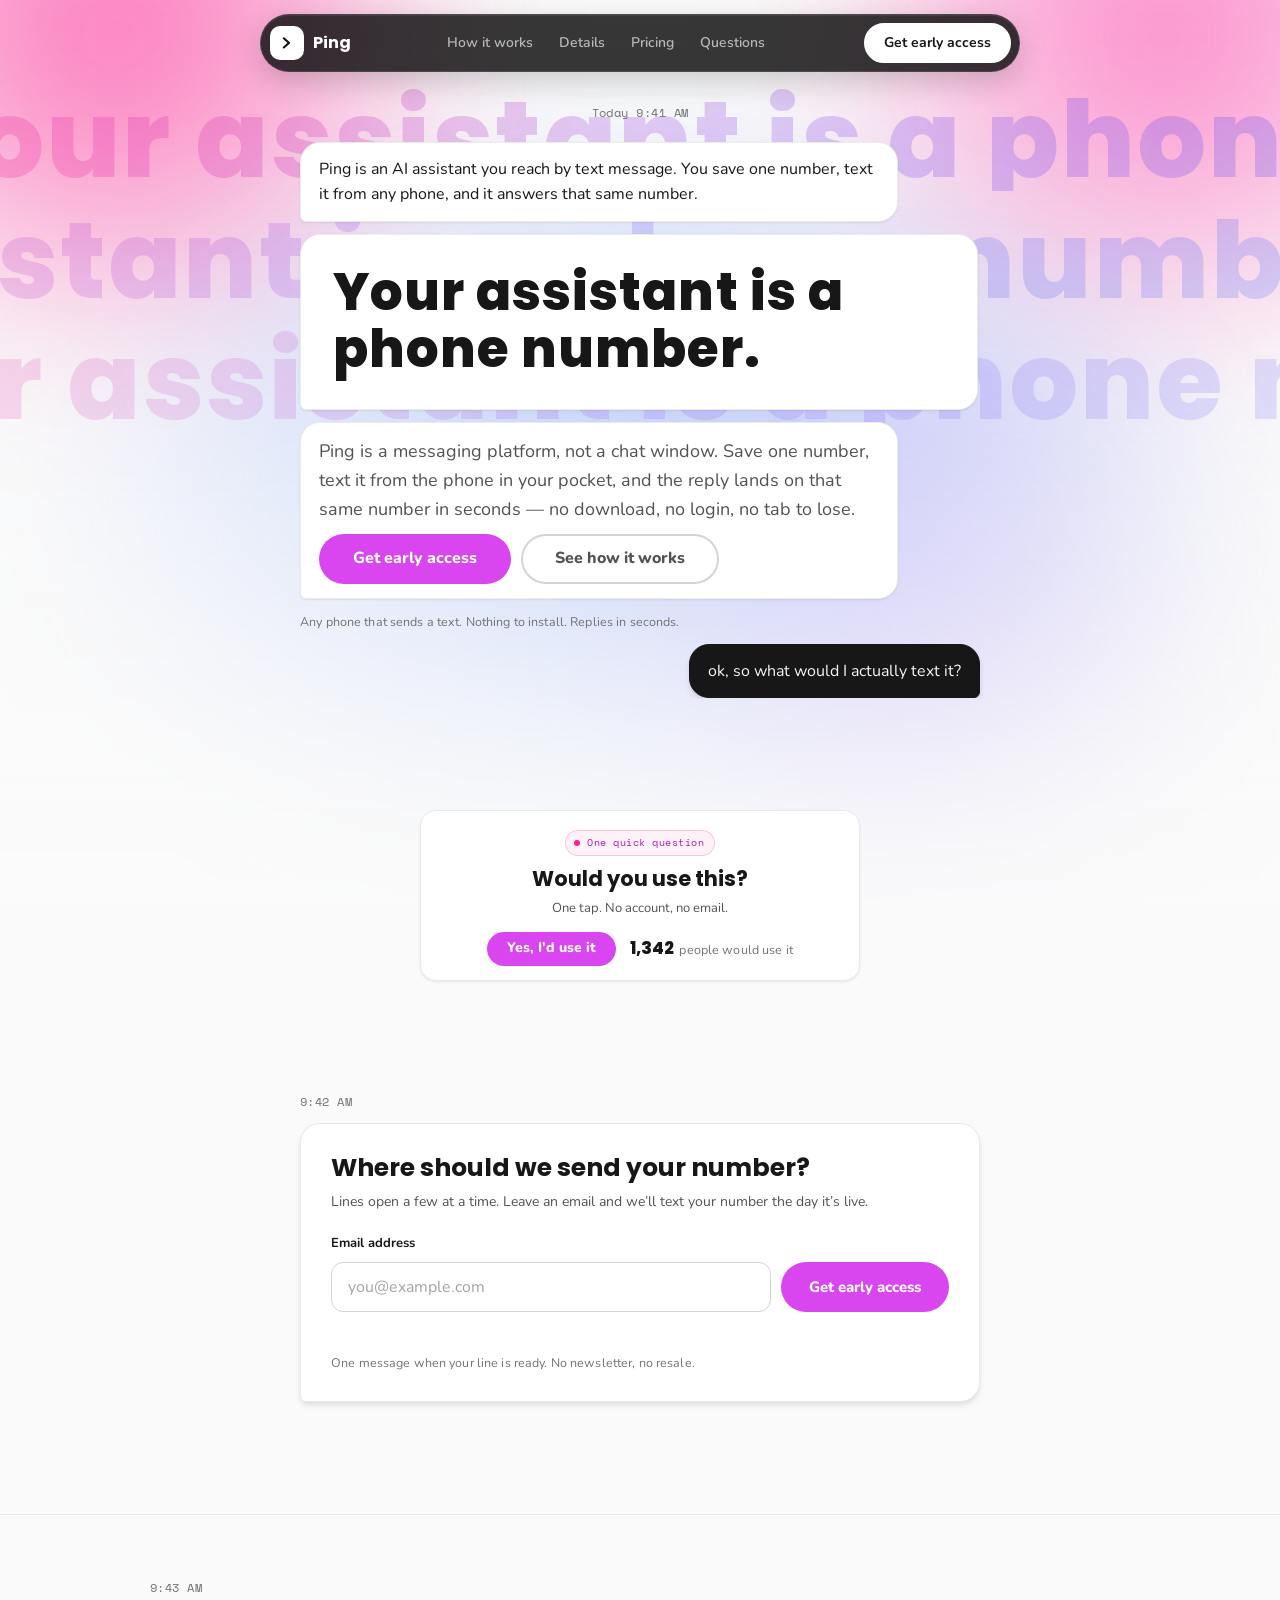
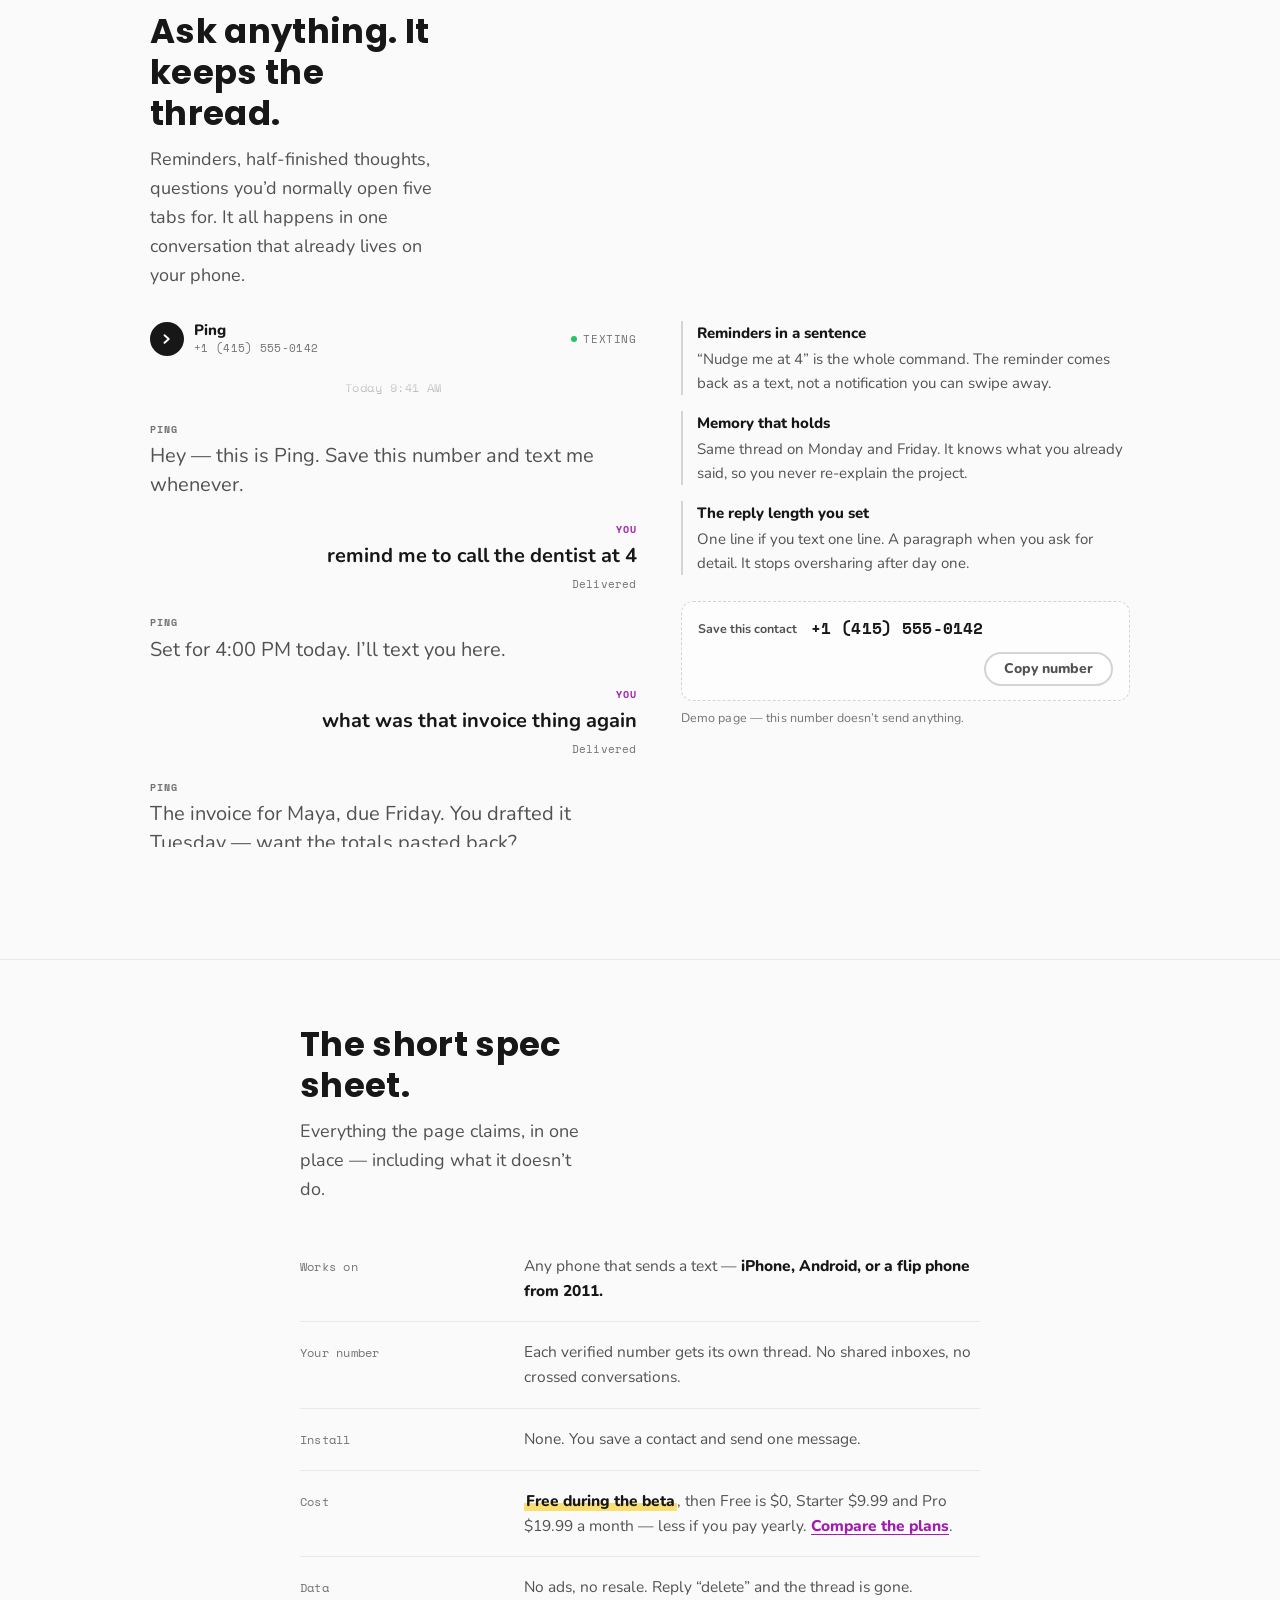
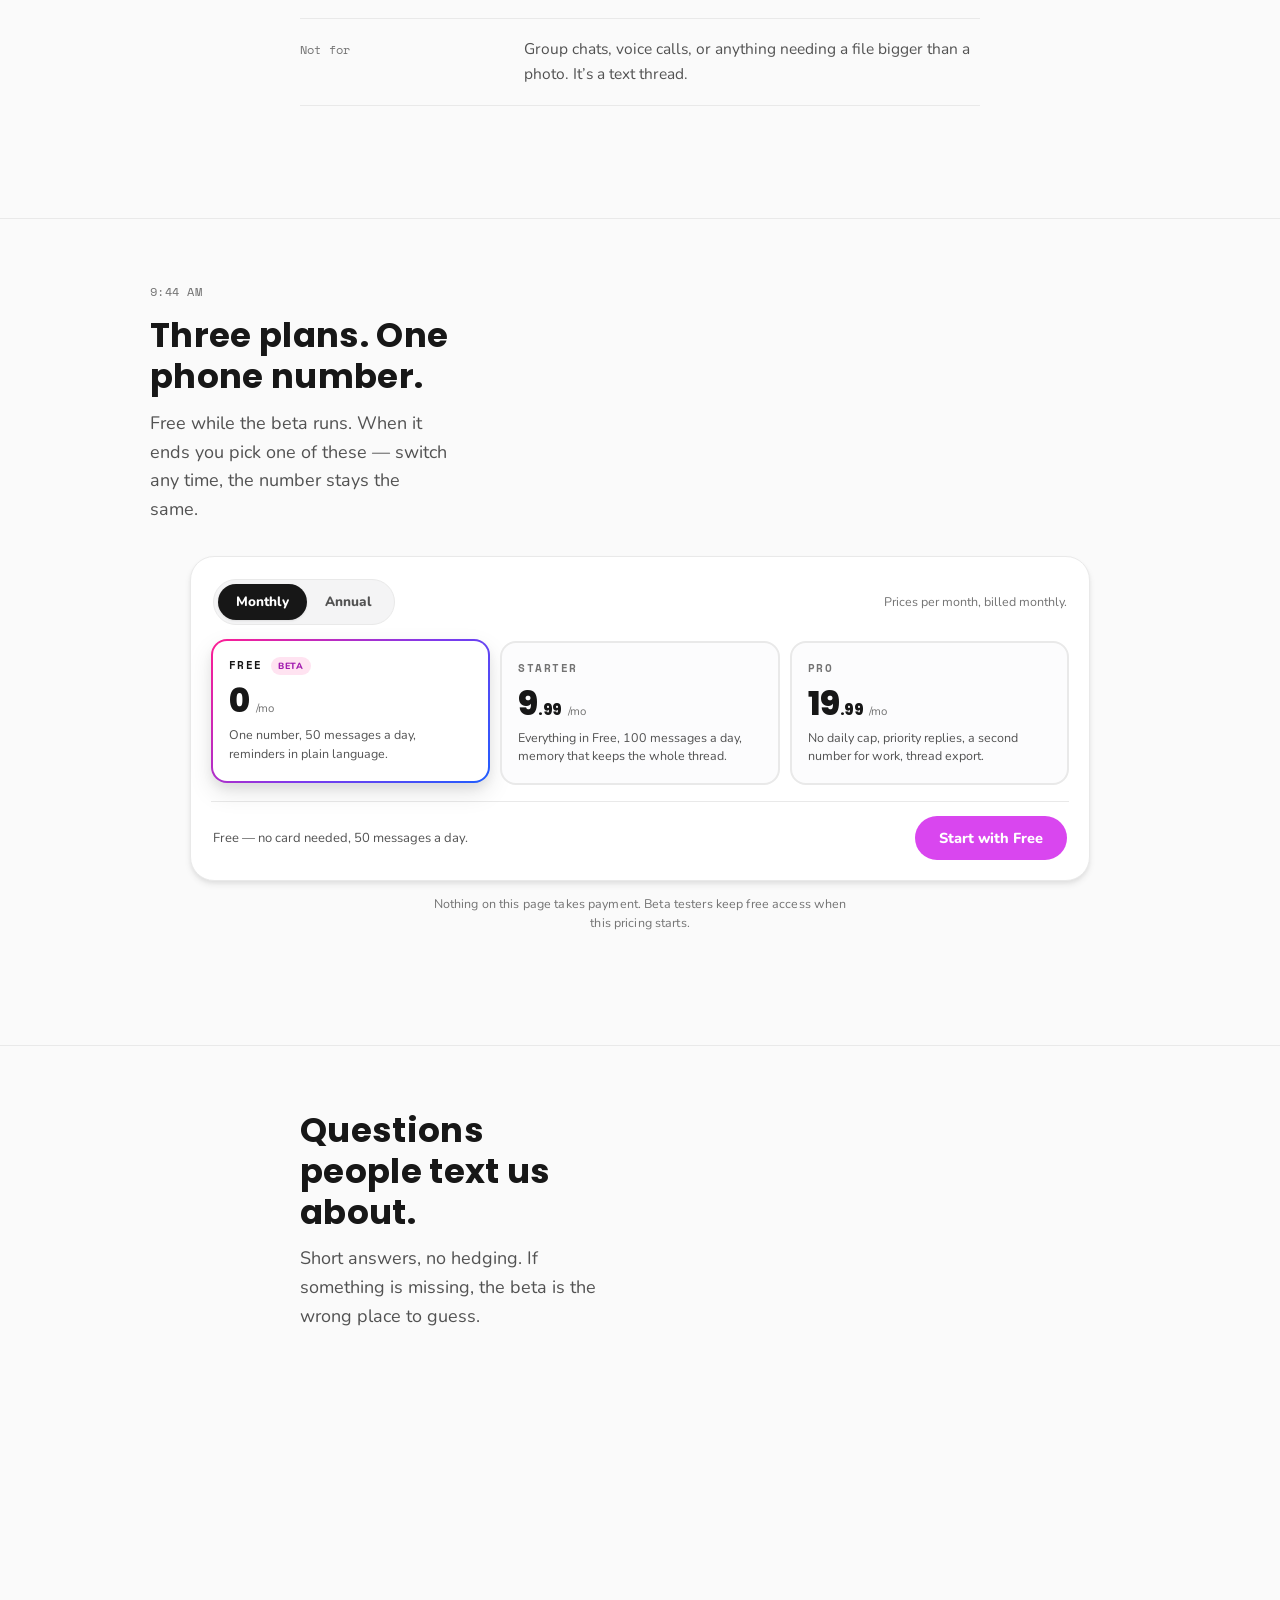
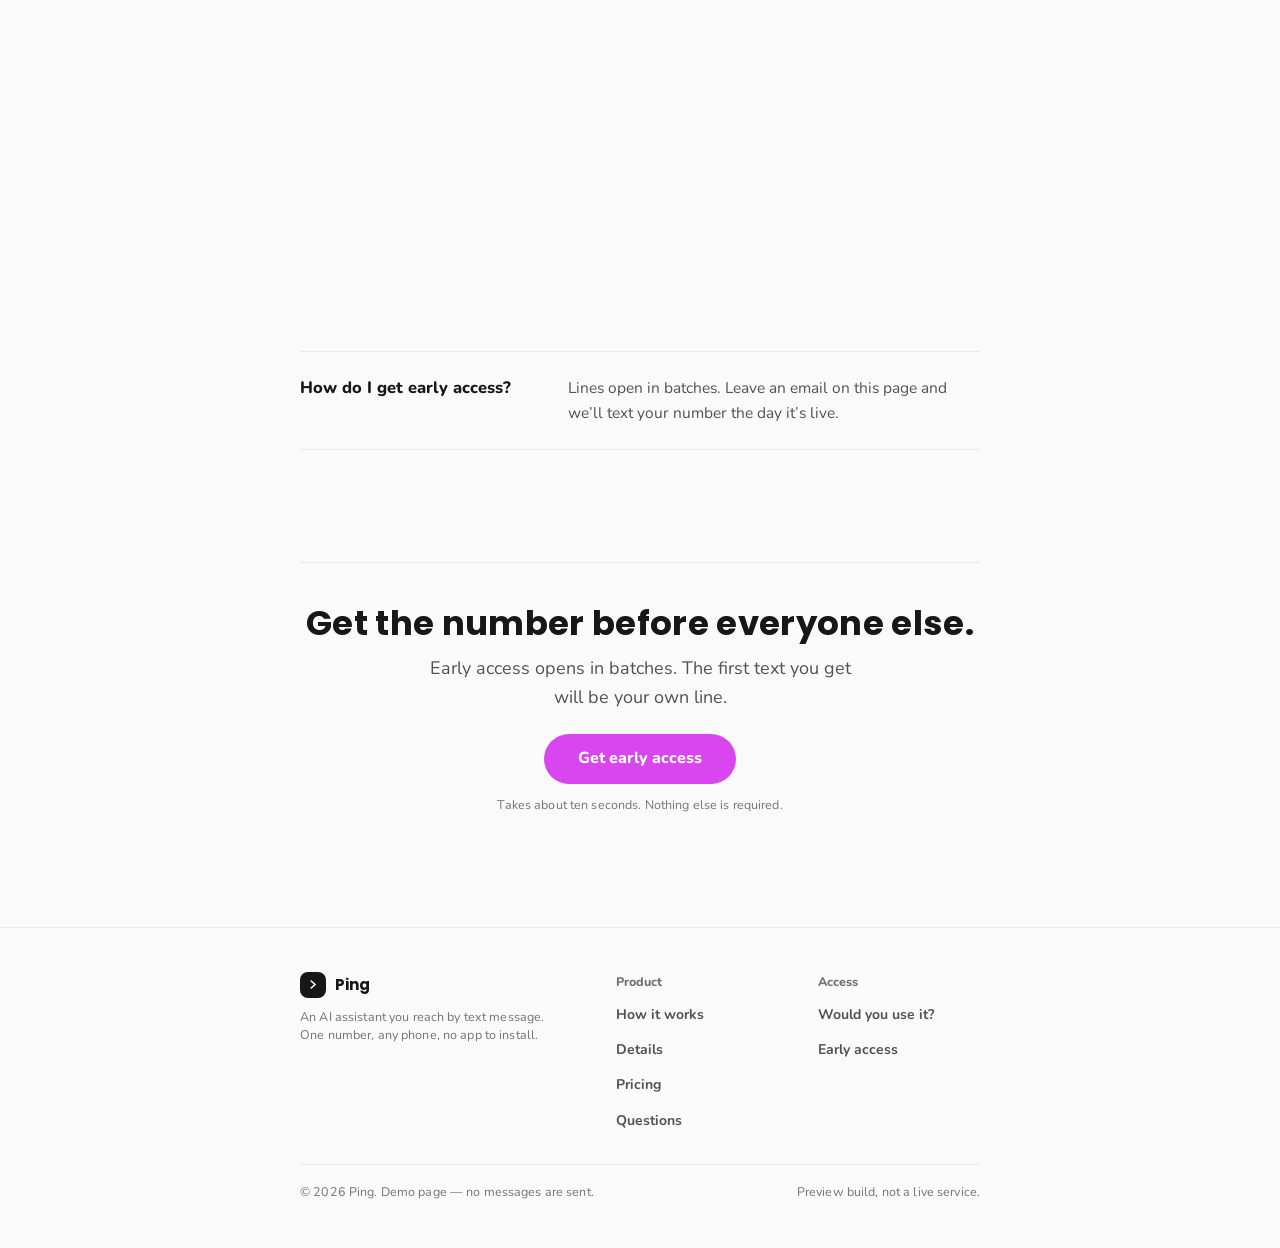
<file: index.html>
<!DOCTYPE html>
<html lang="en">
<head>
<meta charset="UTF-8" />
<meta name="viewport" content="width=device-width, initial-scale=1" />
<title>Ping — text an AI assistant from any phone</title>
<meta name="description" content="Ping is an AI assistant you reach by text message. Save one number, text it from any phone, and it answers that same number in seconds. No app, no login, no install." />
<meta name="robots" content="index, follow, max-image-preview:large, max-snippet:-1" />
<meta name="theme-color" content="#FAFAFA" />
<meta name="author" content="Ping" />
<meta name="format-detection" content="telephone=no" />
<link rel="canonical" href="/" />

<link rel="icon" href="/icon.svg" type="image/svg+xml" />
<link rel="icon" href="/icon-32.png" sizes="32x32" type="image/png" />
<link rel="apple-touch-icon" href="/apple-touch-icon.png" sizes="180x180" />
<link rel="manifest" href="/manifest.webmanifest" />

<meta property="og:type" content="website" />
<meta property="og:site_name" content="Ping" />
<meta property="og:title" content="Ping — text an AI assistant from any phone" />
<meta property="og:description" content="Save one number, text it from any phone, get an answer back on that same number in seconds. No app, no login, nothing to install." />
<meta property="og:image" content="/icon-512.png" />
<meta property="og:image:width" content="512" />
<meta property="og:image:height" content="512" />
<meta property="og:image:alt" content="Ping app icon: a white chevron on a near-black rounded square" />
<meta property="og:locale" content="en_US" />

<meta name="twitter:card" content="summary" />
<meta name="twitter:title" content="Ping — text an AI assistant from any phone" />
<meta name="twitter:description" content="An AI assistant that lives in your text messages. Save one number, text it, get an answer on your phone." />
<meta name="twitter:image" content="/icon-512.png" />
<meta name="twitter:image:alt" content="Ping app icon" />

<link rel="preconnect" href="https://fonts.googleapis.com" />
<link rel="preconnect" href="https://fonts.gstatic.com" crossorigin />
<link href="https://fonts.googleapis.com/css2?family=Poppins:wght@600;700;800&family=Nunito:wght@400;500;600;700;800&family=Space+Mono:wght@400;700&display=swap" rel="stylesheet" />
<link rel="stylesheet" href="/styles.css" />

<script type="application/ld+json">
{
  "@context": "https://schema.org",
  "@type": "SoftwareApplication",
  "name": "Ping",
  "alternateName": "Ping — assistant by text message",
  "applicationCategory": "CommunicationApplication",
  "operatingSystem": "iOS, Android, any SMS-capable phone",
  "description": "Ping is an AI assistant you reach by text message. Save one phone number, text it from any phone, and it replies to that same number in seconds, with no app to install and no account to create.",
  "isAccessibleForFree": true,
  "offers": [
    {
      "@type": "Offer",
      "name": "Free",
      "price": "0",
      "priceCurrency": "USD",
      "description": "Free during the beta and free after it, with up to 50 messages a day."
    },
    {
      "@type": "Offer",
      "name": "Starter",
      "price": "9.99",
      "priceCurrency": "USD",
      "description": "9.99 US dollars a month, or 7.49 a month billed yearly, with up to 100 messages a day."
    },
    {
      "@type": "Offer",
      "name": "Pro",
      "price": "19.99",
      "priceCurrency": "USD",
      "description": "19.99 US dollars a month, or 17.49 a month billed yearly, with no daily message cap and priority replies."
    }
  ],
  "featureList": [
    "AI assistant over SMS text message",
    "Reminders set in plain language",
    "Conversation memory within a thread",
    "One private thread per phone number",
    "No app install or login"
  ],
  "publisher": { "@type": "Organization", "name": "Ping" }
}
</script>

<script type="application/ld+json">
{
  "@context": "https://schema.org",
  "@type": "FAQPage",
  "mainEntity": [
    {
      "@type": "Question",
      "name": "What is Ping?",
      "acceptedAnswer": {
        "@type": "Answer",
        "text": "Ping is an AI assistant you reach by text message. You save one phone number, text it like a contact, and it replies to that same number in seconds."
      }
    },
    {
      "@type": "Question",
      "name": "Do I need to download an app?",
      "acceptedAnswer": {
        "@type": "Answer",
        "text": "No. Ping runs over SMS, so there is nothing to install, no account to create, and no password to remember. You only save a number."
      }
    },
    {
      "@type": "Question",
      "name": "Which phones does it work on?",
      "acceptedAnswer": {
        "@type": "Answer",
        "text": "Any phone that can send a text message — iPhone, Android, or an older feature phone. If it has SMS, it works."
      }
    },
    {
      "@type": "Question",
      "name": "What does it cost?",
      "acceptedAnswer": {
        "@type": "Answer",
        "text": "It's free during the beta. After it, Free stays free with 50 messages a day, Starter is $9.99 a month and Pro is $19.99 a month — or $7.49 and $17.49 a month if you pay yearly."
      }
    },
    {
      "@type": "Question",
      "name": "Is the conversation private?",
      "acceptedAnswer": {
        "@type": "Answer",
        "text": "Your thread is tied to your verified number, not a shared account. There are no ads and no resale, and texting \"delete\" removes the conversation."
      }
    },
    {
      "@type": "Question",
      "name": "How do I get early access?",
      "acceptedAnswer": {
        "@type": "Answer",
        "text": "Lines open in batches. Leave an email on this page and we'll text your number the day it's live."
      }
    }
  ]
}
</script>
</head>
<body>

<a class="skip" href="#top">Skip to content</a>

<div class="bg" aria-hidden="true">
  <span class="bg__blob bg__blob--a"></span>
  <span class="bg__blob bg__blob--b"></span>
  <span class="bg__blob bg__blob--c"></span>
  <span class="bg__blob bg__blob--d"></span>
</div>

<header class="top" id="nav">
  <div class="top__inner">
    <a class="brand" href="#top" aria-label="Ping, home">
      <span class="brand__mark" aria-hidden="true">
        <svg viewBox="0 0 32 32" fill="none" stroke="currentColor" stroke-width="3.4" stroke-linecap="round" stroke-linejoin="round" aria-hidden="true" focusable="false"><path d="M11 8.5 19.5 16 11 23.5" /></svg>
      </span>
      <span class="brand-name">Ping</span>
    </a>
    <nav class="top__nav" aria-label="Main">
      <a href="#how">How it works</a>
      <a href="#details">Details</a>
      <a href="#pricing">Pricing</a>
      <a href="#faq">Questions</a>
    </nav>
    <a class="btn btn--light btn--sm top__cta" href="#signup">Get early access</a>
  </div>
</header>

<main id="top">

  <!-- ============ HERO: the thread opens over a ghost headline ============ -->
  <div class="hero">
    <div class="hero__ghost" aria-hidden="true">
      <span>Your assistant is a phone number.</span>
      <span>Your assistant is a phone number.</span>
      <span>Your assistant is a phone number.</span>
    </div>

    <div class="shell hero__thread">
    <div class="thread">
      <p class="thread__stamp stamp enter">Today 9:41 AM</p>

      <article class="msg msg--in enter">
        <p>Ping is an AI assistant you reach by text message. You save one number, text it from any phone, and it answers that same number.</p>
      </article>

      <article class="msg msg--in msg--hero enter">
        <h1 class="display">Your assistant is a phone number.</h1>
      </article>

      <article class="msg msg--in enter">
        <p class="lede">
          Ping is a messaging platform, not a chat window. Save one number, text it from the phone
          in your pocket, and the reply lands on that same number in seconds &mdash; no download,
          no login, no tab to lose.
        </p>
        <div class="hero-actions">
          <a class="btn btn--primary btn--lg" href="#signup">Get early access</a>
          <a class="btn btn--quiet btn--lg" href="#how">See how it works</a>
        </div>
      </article>

      <p class="caption hero-note enter">Any phone that sends a text. Nothing to install. Replies in seconds.</p>

      <article class="msg msg--out enter">
        <p>ok, so what would I actually text it?</p>
      </article>
    </div>
    </div>
  </div>

  <!-- ============ THE ASK ============ -->
  <section class="ask" id="ask" aria-labelledby="ask-q">
    <div class="shell">
      <div class="ask__card">
        <span class="ask__eyebrow"><i class="pulse" aria-hidden="true"></i> One quick question</span>
        <h2 class="ask__q" id="ask-q">Would you use this?</h2>
        <p class="small ask__sub">One tap. No account, no email.</p>

        <div class="ask__row">
          <button class="btn btn--primary btn--sm" id="want-yes" type="button" aria-pressed="false">Yes, I&rsquo;d use it</button>
          <span class="ask__count">
            <b id="want-count">1,342</b>
            <span class="caption">people would use it</span>
          </span>
        </div>

        <p class="ask__note" id="want-note" role="status" aria-live="polite"></p>
      </div>
    </div>
  </section>

  <!-- ============ SIGNUP: the reply you send back ============ -->
  <section class="signup" id="signup" aria-labelledby="signup-title">
    <div class="shell">
      <div class="signup__thread">
        <p class="stamp">9:42 AM</p>

        <div class="signup__msg">
          <h2 id="signup-title">Where should we send your number?</h2>
          <p class="small">
            Lines open a few at a time. Leave an email and we&rsquo;ll text your number the day it&rsquo;s live.
          </p>

          <form id="signup-form" novalidate>
            <div class="field">
              <label class="field__label" for="email">Email address</label>
              <div class="field__row">
                <input id="email" name="email" type="email" inputmode="email" placeholder="you@example.com"
                       autocomplete="email" required aria-describedby="email-msg" />
                <button class="btn btn--primary" type="submit" id="signup-btn">Get early access</button>
              </div>
              <p class="form-msg" id="email-msg" role="status" aria-live="polite"></p>
            </div>
          </form>

          <div class="signup__done" id="signup-done">
            <span class="pill">&#10003; You&rsquo;re on the list</span>
            <p class="small">
              We&rsquo;ll text your number to <strong id="signup-echo">you</strong> when it opens. Nothing else gets sent.
            </p>
            <button class="linkish" type="button" id="signup-again">Use a different email</button>
          </div>

          <p class="caption signup__fine">One message when your line is ready. No newsletter, no resale.</p>
        </div>

        <article class="msg msg--out msg--receipt" id="signup-reply" hidden>
          <p id="signup-reply-text"></p>
          <p class="msg__meta"><span>Delivered</span></p>
        </article>
      </div>
    </div>
  </section>

  <!-- ============ HOW IT WORKS ============ -->
  <section class="part" id="how" aria-labelledby="how-title">
    <div class="shell shell--wide">
      <div class="part__head">
        <span class="stamp part__stamp">9:43 AM</span>
        <h2 class="headline" id="how-title">Ask anything. It keeps the thread.</h2>
        <p class="lede">
          Reminders, half-finished thoughts, questions you&rsquo;d normally open five tabs for. It all
          happens in one conversation that already lives on your phone.
        </p>
      </div>

      <div class="how__grid">
        <div class="how__demo" id="demo">
          <div class="demo__head">
            <span class="demo__avatar" aria-hidden="true">
              <svg viewBox="0 0 32 32" fill="none" stroke="currentColor" stroke-width="3.8" stroke-linecap="round" stroke-linejoin="round" aria-hidden="true" focusable="false"><path d="M11 8.5 19.5 16 11 23.5" /></svg>
            </span>
            <span class="demo__id">
              <span class="demo__name">Ping</span>
              <span class="demo__sub mono">+1 (415) 555-0142</span>
            </span>
            <span class="demo__live"><i aria-hidden="true"></i> Texting</span>
          </div>

          <div class="demo__log" id="demo-log" role="log" aria-label="Sample text conversation between you and Ping">
            <p class="demo__stamp stamp">Today 9:41 AM</p>

            <div class="line line--in" data-step="1">
              <span class="line__who" aria-hidden="true">Ping</span>
              <p><span class="sr-only">Ping: </span>Hey &mdash; this is Ping. Save this number and text me whenever.</p>
            </div>

            <div class="line line--out" data-step="2">
              <span class="line__who" aria-hidden="true">You</span>
              <p><span class="sr-only">You: </span><span class="msg__line">remind me to call the dentist at 4</span></p>
              <p class="msg__meta"><span>Delivered</span></p>
            </div>

            <div class="line line--in" data-step="3">
              <span class="line__who" aria-hidden="true">Ping</span>
              <p><span class="sr-only">Ping: </span>Set for 4:00 PM today. I&rsquo;ll text you here.</p>
            </div>

            <div class="line line--out" data-step="4">
              <span class="line__who" aria-hidden="true">You</span>
              <p><span class="sr-only">You: </span><span class="msg__line">what was that invoice thing again</span></p>
              <p class="msg__meta"><span>Delivered</span></p>
            </div>

            <div class="line line--in" data-step="5">
              <span class="line__who" aria-hidden="true">Ping</span>
              <p><span class="sr-only">Ping: </span>The invoice for Maya, due Friday. You drafted it Tuesday &mdash; want the totals pasted back?</p>
            </div>

            <div class="line line--out" data-step="6">
              <span class="line__who" aria-hidden="true">You</span>
              <p><span class="sr-only">You: </span><span class="msg__line">also add milk to the shopping list</span></p>
              <p class="msg__meta"><span>Delivered</span></p>
            </div>

            <div class="line line--in" data-step="7">
              <span class="line__who" aria-hidden="true">Ping</span>
              <p><span class="sr-only">Ping: </span>Added: milk, eggs, coffee. Same thread, so it&rsquo;s there next week too.</p>
            </div>

            <div class="line line--out" data-step="8">
              <span class="line__who" aria-hidden="true">You</span>
              <p><span class="sr-only">You: </span><span class="msg__line">what does friday look like</span></p>
              <p class="msg__meta"><span>Delivered</span></p>
            </div>

            <div class="line line--in" data-step="9">
              <span class="line__who" aria-hidden="true">Ping</span>
              <p><span class="sr-only">Ping: </span>Two things: the invoice for Maya, and the dentist at 4. Saturday is empty.</p>
            </div>

            <p class="demo__stamp stamp" data-step="10"><span class="typing" aria-hidden="true"><i></i><i></i><i></i></span> typing</p>
          </div>

          <div class="composer-dock" id="composer-dock" aria-hidden="true">
            <div class="composer is-empty" id="composer">
              <span class="composer__mark" aria-hidden="true">
                <svg viewBox="0 0 32 32" fill="none" stroke="currentColor" stroke-width="4" stroke-linecap="round" stroke-linejoin="round" focusable="false"><path d="M11 8.5 19.5 16 11 23.5" /></svg>
              </span>
              <div class="composer__field">
                <span class="composer__placeholder">Text message</span>
                <span class="composer__text" id="composer-text"></span>
                <span class="composer__caret"></span>
              </div>
              <span class="composer__send">&#8593;</span>
            </div>
          </div>
        </div>

        <div class="how__side">
          <ul class="points">
            <li>
              <b>Reminders in a sentence</b>
              <span>&ldquo;Nudge me at 4&rdquo; is the whole command. The reminder comes back as a text, not a notification you can swipe away.</span>
            </li>
            <li>
              <b>Memory that holds</b>
              <span>Same thread on Monday and Friday. It knows what you already said, so you never re-explain the project.</span>
            </li>
            <li>
              <b>The reply length you set</b>
              <span>One line if you text one line. A paragraph when you ask for detail. It stops oversharing after day one.</span>
            </li>
          </ul>

          <div class="number">
            <span class="number__label">Save this contact</span>
            <span class="number__value" id="demo-number">+1 (415) 555-0142</span>
            <button class="btn btn--quiet btn--sm" type="button" id="copy-number">Copy number</button>
          </div>
          <p class="caption copy-status" id="copy-status" role="status" aria-live="polite">
            Demo page &mdash; this number doesn&rsquo;t send anything.
          </p>
        </div>
      </div>
    </div>
  </section>

  <!-- ============ DETAILS ============ -->
  <section class="part" id="details" aria-labelledby="details-title">
    <div class="shell">
      <div class="part__head">
        <h2 class="headline" id="details-title">The short spec sheet.</h2>
        <p class="lede">Everything the page claims, in one place &mdash; including what it doesn&rsquo;t do.</p>
      </div>

      <dl class="specs">
        <div class="specs__row">
          <dt>Works on</dt>
          <dd>Any phone that sends a text &mdash; <b>iPhone, Android, or a flip phone from 2011.</b></dd>
        </div>
        <div class="specs__row">
          <dt>Your number</dt>
          <dd>Each verified number gets its own thread. No shared inboxes, no crossed conversations.</dd>
        </div>
        <div class="specs__row">
          <dt>Install</dt>
          <dd>None. You save a contact and send one message.</dd>
        </div>
        <div class="specs__row">
          <dt>Cost</dt>
          <dd><mark class="mark">Free during the beta</mark>, then Free is $0, Starter $9.99 and Pro $19.99 a month &mdash; less if you pay yearly. <a class="inline-link" href="#pricing">Compare the plans</a>.</dd>
        </div>
        <div class="specs__row">
          <dt>Data</dt>
          <dd>No ads, no resale. Reply &ldquo;delete&rdquo; and the thread is gone.</dd>
        </div>
        <div class="specs__row">
          <dt>Not for</dt>
          <dd>Group chats, voice calls, or anything needing a file bigger than a photo. It&rsquo;s a text thread.</dd>
        </div>
      </dl>
    </div>
  </section>

  <!-- ============ PRICING ============ -->
  <section class="part" id="pricing" aria-labelledby="pricing-title">
    <div class="shell shell--wide">
      <div class="part__head">
        <span class="stamp part__stamp">9:44 AM</span>
        <h2 class="headline" id="pricing-title">Three plans. One phone number.</h2>
        <p class="lede">
          Free while the beta runs. When it ends you pick one of these &mdash; switch any time, the number stays the same.
        </p>
      </div>

      <div class="pricing" id="pricing-panel">
        <div class="pricing__bar">
          <div class="billing" role="group" aria-label="Billing period">
            <button class="billing__opt is-on" type="button" data-period="month" aria-pressed="true">Monthly</button>
            <button class="billing__opt" type="button" data-period="annual" aria-pressed="false">Annual</button>
          </div>
          <p class="pricing__hint" id="billing-hint">Prices per month, billed monthly.</p>
        </div>

        <div class="tiers" role="radiogroup" aria-label="Choose a plan">
          <label class="tier is-picked">
            <input class="tier__input sr-only" type="radio" name="plan" value="free" data-month="0" data-annual="0" checked />
            <span class="tier__top">
              <span class="tier__name">Free</span>
              <span class="tier__badge">Beta</span>
              <span class="tier__save" data-save></span>
            </span>
            <span class="tier__price">
              <span class="tier__amount" data-price>0</span><span class="tier__cents" data-cents></span>
              <span class="tier__per">/mo</span>
            </span>
            <span class="tier__note">One number, 50 messages a day, reminders in plain language.</span>
          </label>

          <label class="tier">
            <input class="tier__input sr-only" type="radio" name="plan" value="starter" data-month="9.99" data-annual="7.49" />
            <span class="tier__top">
              <span class="tier__name">Starter</span>
              <span class="tier__save" data-save></span>
            </span>
            <span class="tier__price">
              <span class="tier__amount" data-price>9</span><span class="tier__cents" data-cents>.99</span>
              <span class="tier__per">/mo</span>
            </span>
            <span class="tier__note">Everything in Free, 100 messages a day, memory that keeps the whole thread.</span>
          </label>

          <label class="tier">
            <input class="tier__input sr-only" type="radio" name="plan" value="pro" data-month="19.99" data-annual="17.49" />
            <span class="tier__top">
              <span class="tier__name">Pro</span>
              <span class="tier__save" data-save></span>
            </span>
            <span class="tier__price">
              <span class="tier__amount" data-price>19</span><span class="tier__cents" data-cents>.99</span>
              <span class="tier__per">/mo</span>
            </span>
            <span class="tier__note">No daily cap, priority replies, a second number for work, thread export.</span>
          </label>
        </div>

        <div class="pricing__foot">
          <p class="pricing__summary" id="pricing-summary" aria-live="polite">Free &mdash; no card needed, 50 messages a day.</p>
          <a class="btn btn--primary btn--lg" href="#signup" id="pricing-cta">Start with Free</a>
        </div>
      </div>

      <p class="caption pricing__fine">
        Nothing on this page takes payment. Beta testers keep free access when this pricing starts.
      </p>
    </div>
  </section>

  <!-- ============ FAQ ============ -->
  <section class="part" id="faq" aria-labelledby="faq-title">
    <div class="shell">
      <div class="part__head">
        <h2 class="headline" id="faq-title">Questions people text us about.</h2>
        <p class="lede">Short answers, no hedging. If something is missing, the beta is the wrong place to guess.</p>
      </div>

      <div class="faq">
        <article class="faq__item">
          <h3 class="faq__q">What is Ping?</h3>
          <p class="faq__a">Ping is an AI assistant you reach by text message. You save one phone number, text it like a contact, and it replies to that same number in seconds.</p>
        </article>
        <article class="faq__item">
          <h3 class="faq__q">Do I need to download an app?</h3>
          <p class="faq__a">No. Ping runs over SMS, so there is nothing to install, no account to create, and no password to remember. You only save a number.</p>
        </article>
        <article class="faq__item">
          <h3 class="faq__q">Which phones does it work on?</h3>
          <p class="faq__a">Any phone that can send a text message &mdash; iPhone, Android, or an older feature phone. If it has SMS, it works.</p>
        </article>
        <article class="faq__item">
          <h3 class="faq__q">What does it cost?</h3>
          <p class="faq__a">It&rsquo;s free during the beta. After it, Free stays free with 50 messages a day, Starter is $9.99 a month and Pro is $19.99 a month &mdash; or $7.49 and $17.49 a month if you pay yearly.</p>
        </article>
        <article class="faq__item">
          <h3 class="faq__q">Is the conversation private?</h3>
          <p class="faq__a">Your thread is tied to your verified number, not a shared account. There are no ads and no resale, and texting &ldquo;delete&rdquo; removes the conversation.</p>
        </article>
        <article class="faq__item">
          <h3 class="faq__q">How do I get early access?</h3>
          <p class="faq__a">Lines open in batches. Leave an email on this page and we&rsquo;ll text your number the day it&rsquo;s live.</p>
        </article>
      </div>
    </div>
  </section>

  <!-- ============ CLOSE ============ -->
  <section class="close">
    <div class="shell">
      <div class="close__box">
        <h2 class="headline">Get the number before everyone else.</h2>
        <p class="lede">Early access opens in batches. The first text you get will be your own line.</p>
        <a class="btn btn--primary btn--lg" href="#signup">Get early access</a>
        <p class="caption close__fine">Takes about ten seconds. Nothing else is required.</p>
      </div>
    </div>
  </section>

</main>

<footer class="foot">
  <div class="shell">
    <div class="foot__grid">
      <div>
        <a class="brand" href="#top" aria-label="Ping, back to top">
          <span class="brand__mark" aria-hidden="true">
            <svg viewBox="0 0 32 32" fill="none" stroke="currentColor" stroke-width="3.4" stroke-linecap="round" stroke-linejoin="round" aria-hidden="true" focusable="false"><path d="M11 8.5 19.5 16 11 23.5" /></svg>
          </span>
          <span class="brand-name">Ping</span>
        </a>
        <p class="caption foot__note">An AI assistant you reach by text message. One number, any phone, no app to install.</p>
      </div>

      <nav class="foot__col" aria-label="Product">
        <h2 class="foot__title">Product</h2>
        <a href="#how">How it works</a>
        <a href="#details">Details</a>
        <a href="#pricing">Pricing</a>
        <a href="#faq">Questions</a>
      </nav>

      <nav class="foot__col" aria-label="Access">
        <h2 class="foot__title">Access</h2>
        <a href="#ask">Would you use it?</a>
        <a href="#signup">Early access</a>
      </nav>
    </div>

    <div class="foot__base">
      <p class="caption">&copy; <span id="year">2026</span> Ping. Demo page &mdash; no messages are sent.</p>
      <p class="caption">Preview build, not a live service.</p>
    </div>
  </div>
</footer>

<script src="/app.js"></script>
</body>
</html>
</file>
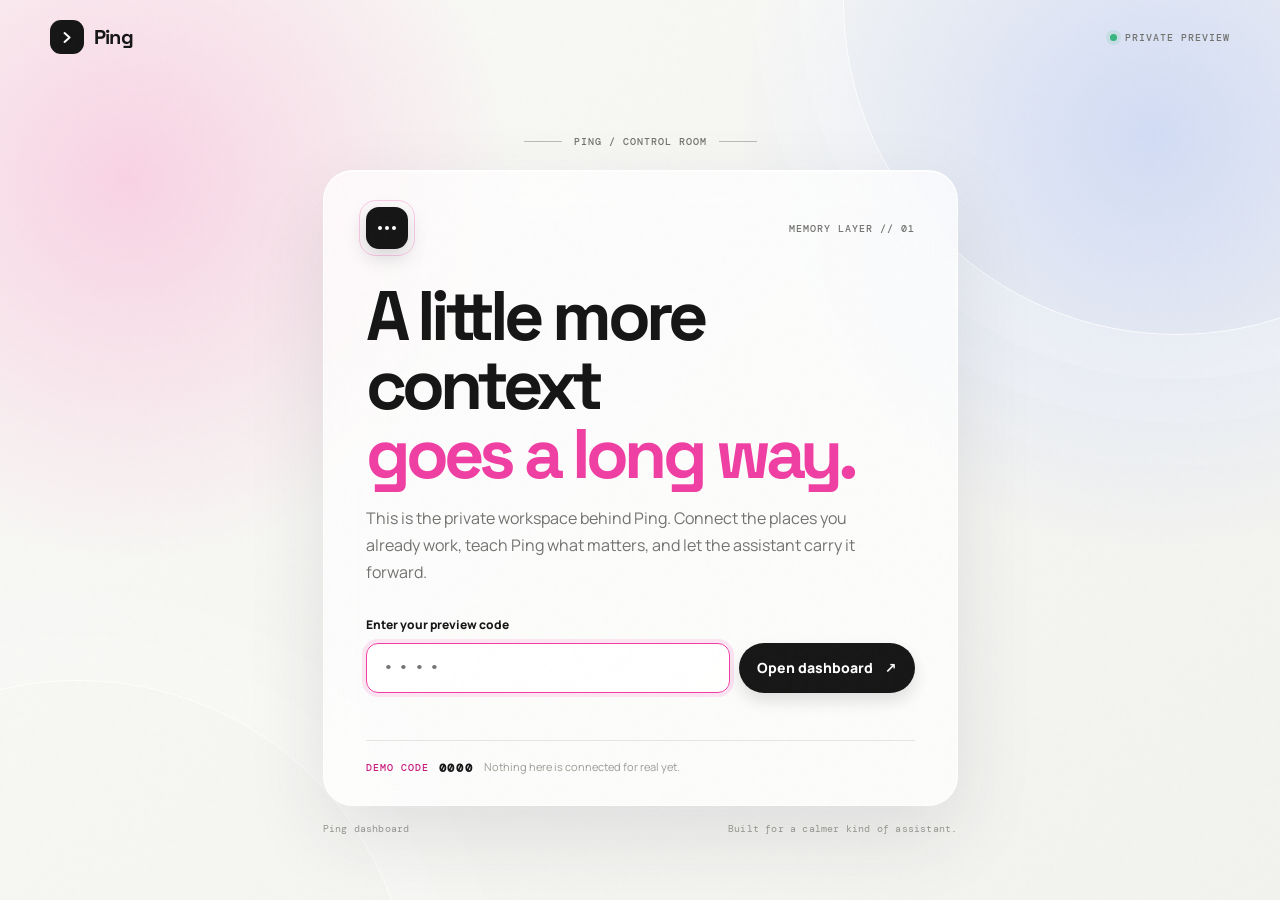
<file: dashboard/index.html>
<!DOCTYPE html>
<html lang="en">
<head>
  <meta charset="UTF-8" />
  <meta name="viewport" content="width=device-width, initial-scale=1" />
  <title>Ping dashboard — your assistant, in context</title>
  <meta name="description" content="Ping dashboard demo for connected apps, AI memory, tasks, and preferences." />
  <meta name="theme-color" content="#f6f6f3" />
  <link rel="icon" href="../icon.svg" type="image/svg+xml" />
  <link rel="preconnect" href="https://fonts.googleapis.com" />
  <link rel="preconnect" href="https://fonts.gstatic.com" crossorigin />
  <link href="https://fonts.googleapis.com/css2?family=DM+Mono:wght@400;500&family=Manrope:wght@400;500;600;700;800&family=Space+Grotesk:wght@500;600;700&display=swap" rel="stylesheet" />
  <link rel="stylesheet" href="./dashboard.css" />
</head>
<body>
  <div class="site-noise" aria-hidden="true"></div>

  <section class="gate" id="access-gate" aria-labelledby="gate-title">
    <div class="gate__topbar">
      <a class="brand" href="../" aria-label="Back to Ping home">
        <span class="brand__mark" aria-hidden="true"><svg viewBox="0 0 32 32" fill="none" stroke="currentColor" stroke-width="3.4" stroke-linecap="round" stroke-linejoin="round"><path d="M11 8.5 19.5 16 11 23.5" /></svg></span>
        <span>Ping</span>
      </a>
      <span class="topbar-note"><span class="status-dot"></span> Private preview</span>
    </div>
    <div class="gate__content">
      <div class="gate__eyebrow"><span class="eyebrow-line"></span> PING / CONTROL ROOM <span class="eyebrow-line"></span></div>
      <div class="gate__card">
        <div class="gate__card-head">
          <span class="gate__orb" aria-hidden="true"><span></span><span></span><span></span></span>
          <span class="mono-label">MEMORY LAYER // 01</span>
        </div>
        <h1 id="gate-title">A little more context<br /><em>goes a long way.</em></h1>
        <p class="gate__copy">This is the private workspace behind Ping. Connect the places you already work, teach Ping what matters, and let the assistant carry it forward.</p>
        <form class="code-form" id="code-form" novalidate>
          <label for="access-code">Enter your preview code</label>
          <div class="code-form__row">
            <input id="access-code" name="access-code" type="password" inputmode="numeric" maxlength="4" autocomplete="one-time-code" pattern="[0-9]{4}" placeholder="••••" aria-describedby="code-status" autofocus />
            <button class="button button--dark" type="submit">Open dashboard <span aria-hidden="true">↗</span></button>
          </div>
          <p class="form-status" id="code-status" role="status" aria-live="polite"></p>
        </form>
        <div class="gate__demo"><span class="demo-key">DEMO CODE</span><strong>0000</strong><span>Nothing here is connected for real yet.</span></div>
      </div>
      <p class="gate__footer"><span>Ping dashboard</span><span>Built for a calmer kind of assistant.</span></p>
    </div>
  </section>

  <div class="dashboard-app" id="dashboard-app" hidden>
    <aside class="sidebar" aria-label="Dashboard navigation">
      <div class="sidebar__head">
        <a class="brand brand--dark" href="../" aria-label="Back to Ping home">
          <span class="brand__mark" aria-hidden="true"><svg viewBox="0 0 32 32" fill="none" stroke="currentColor" stroke-width="3.4" stroke-linecap="round" stroke-linejoin="round"><path d="M11 8.5 19.5 16 11 23.5" /></svg></span>
          <span>Ping</span>
        </a>
        <span class="workspace-chip">DEMO</span>
      </div>
      <div class="sidebar__profile">
        <span class="avatar avatar--user" aria-hidden="true">S</span>
        <span><strong>Sawyer's workspace</strong><small>Personal context</small></span>
        <button class="icon-button icon-button--small" type="button" data-action="profile" aria-label="Open profile menu">•••</button>
      </div>
      <nav class="sidebar__nav" aria-label="Workspace">
        <p class="nav-label">Workspace</p>
        <button class="nav-item is-active" type="button" data-view="overview"><span class="nav-icon">⌂</span><span>Overview</span></button>
        <button class="nav-item" type="button" data-view="apps"><span class="nav-icon">⊙</span><span>Connected apps</span><span class="nav-count" id="nav-app-count">3</span></button>
        <button class="nav-item" type="button" data-view="memory"><span class="nav-icon">✦</span><span>Memory</span><span class="nav-count" id="nav-memory-count">24</span></button>
        <button class="nav-item" type="button" data-view="tasks"><span class="nav-icon">✓</span><span>Tasks</span><span class="nav-count" id="nav-task-count">7</span></button>
        <button class="nav-item" type="button" data-view="preferences"><span class="nav-icon">◌</span><span>Preferences</span></button>
      </nav>
      <div class="sidebar__bottom">
        <div class="sidebar__tip"><span class="tip-spark">✦</span><div><strong>Memory is on</strong><small>Ping can use saved context in every thread.</small></div></div>
        <button class="nav-item nav-item--muted" type="button" data-action="lock"><span class="nav-icon">↪</span><span>Lock demo</span></button>
      </div>
    </aside>

    <main class="main-content">
      <header class="main-header">
        <div class="breadcrumbs"><span>Workspace</span><span class="breadcrumb-slash">/</span><strong id="current-view-label">Overview</strong></div>
        <div class="main-header__actions">
          <label class="search-box" for="global-search"><span aria-hidden="true">⌕</span><input id="global-search" type="search" placeholder="Search your context" autocomplete="off" /><kbd>⌘ K</kbd></label>
          <span class="header-divider"></span>
          <button class="icon-button" type="button" data-action="notifications" aria-label="Notifications"><span class="bell-icon" aria-hidden="true">◒</span><i></i></button>
          <button class="avatar avatar--user avatar--header" type="button" data-action="profile" aria-label="Open profile">S</button>
        </div>
      </header>

      <div class="view-container">
        <section class="view is-visible" data-panel="overview" aria-labelledby="overview-heading">
          <div class="view-intro view-intro--overview">
            <div>
              <div class="eyebrow"><span class="eyebrow-dot"></span> Monday, October 26, 2026</div>
              <h1 id="overview-heading">Good morning, Sawyer<span class="gradient-period">.</span></h1>
              <p>Ping has a clearer picture of what you need today.</p>
            </div>
            <div class="sync-badge"><span class="sync-badge__pulse"></span><span><strong>All systems demo</strong><small>Last synced just now</small></span></div>
          </div>

          <div class="overview-hero">
            <div class="hero-copy">
              <span class="hero-kicker">YOUR AI, WITH A MEMORY</span>
              <h2>Less re-explaining.<br /><em>More moving forward.</em></h2>
              <p>Ping brings your apps, saved context, and next steps into one quiet layer behind every conversation.</p>
              <button class="button button--light" type="button" data-view-target="memory">Review saved memory <span aria-hidden="true">→</span></button>
            </div>
            <div class="hero-visual" aria-hidden="true">
              <div class="orbit orbit--one"></div><div class="orbit orbit--two"></div><div class="orbit orbit--three"></div>
              <div class="hero-visual__core"><span class="core-arrow">›</span></div>
              <span class="orbit-tag orbit-tag--one">CONTEXT</span><span class="orbit-tag orbit-tag--two">THREAD</span><span class="orbit-tag orbit-tag--three">INTENT</span>
            </div>
          </div>

          <div class="metrics" aria-label="Workspace summary">
            <article class="metric-card"><div class="metric-card__top"><span class="metric-icon metric-icon--pink">⊙</span><span class="metric-trend">+1 this week</span></div><strong id="metric-apps">3</strong><span>Connected apps</span></article>
            <article class="metric-card"><div class="metric-card__top"><span class="metric-icon metric-icon--blue">✦</span><span class="metric-trend">+4 this week</span></div><strong id="metric-memories">24</strong><span>Saved memories</span></article>
            <article class="metric-card"><div class="metric-card__top"><span class="metric-icon metric-icon--yellow">✓</span><span class="metric-trend metric-trend--quiet">2 due today</span></div><strong id="metric-tasks">7</strong><span>Open tasks</span></article>
            <article class="metric-card"><div class="metric-card__top"><span class="metric-icon metric-icon--violet">◌</span><span class="metric-trend metric-trend--quiet">Personalized</span></div><strong>5</strong><span>Active preferences</span></article>
          </div>

          <div class="overview-grid">
            <article class="panel panel--command">
              <div class="panel__head"><div><span class="panel-kicker">QUICK CAPTURE</span><h2>Give Ping a little more to work with.</h2></div><span class="panel-index">01</span></div>
              <p class="panel__desc">Save a fact, a preference, or the name of a project. This is the context Ping will carry into future threads.</p>
              <form class="capture-form" id="overview-memory-form">
                <input id="overview-memory-input" type="text" placeholder="e.g. My accountant is Maya Chen" aria-label="Memory to save" />
                <select id="overview-memory-category" aria-label="Memory category"><option value="People">People</option><option value="Projects">Projects</option><option value="Preferences">Preferences</option><option value="Life">Life</option></select>
                <button class="button button--dark" type="submit">Save memory <span aria-hidden="true">↗</span></button>
              </form>
              <div class="capture-foot"><span class="capture-spark">✦</span> Demo only — saved to this browser, not to a server.</div>
            </article>
            <article class="panel panel--pulse">
              <div class="panel__head"><div><span class="panel-kicker">ASSISTANT PULSE</span><h2>Ping is ready.</h2></div><span class="live-pill"><i></i> Live</span></div>
              <div class="pulse-score"><div class="score-ring"><span>86</span><small>%</small></div><div><strong>Context coverage</strong><p>Ping has enough signal to be helpful without being noisy.</p></div></div>
              <div class="pulse-bars"><div><span>Apps</span><i><b style="width: 78%"></b></i><strong>78</strong></div><div><span>Memory</span><i><b style="width: 64%"></b></i><strong>64</strong></div><div><span>Preferences</span><i><b style="width: 91%"></b></i><strong>91</strong></div></div>
            </article>
          </div>

          <div class="content-grid">
            <article class="panel panel--list">
              <div class="panel__head"><div><span class="panel-kicker">RECENT CONTEXT</span><h2>What Ping knows lately</h2></div><button class="text-button" type="button" data-view-target="memory">View all <span aria-hidden="true">→</span></button></div>
              <div class="memory-preview" id="overview-memory-list"></div>
            </article>
            <article class="panel panel--list">
              <div class="panel__head"><div><span class="panel-kicker">NEXT UP</span><h2>Keep the thread moving</h2></div><button class="text-button" type="button" data-view-target="tasks">See tasks <span aria-hidden="true">→</span></button></div>
              <div class="task-preview" id="overview-task-list"></div>
            </article>
          </div>

          <div class="content-grid content-grid--bottom">
            <article class="panel panel--activity"><div class="panel__head"><div><span class="panel-kicker">ACTIVITY</span><h2>Your context, in motion</h2></div><span class="panel-index">TODAY</span></div><div class="activity-list"><div class="activity-item"><span class="activity-icon activity-icon--pink">✦</span><div><strong>Memory updated</strong><p>“Call the dentist at 4” was added to today’s plan.</p></div><time>9:41 AM</time></div><div class="activity-item"><span class="activity-icon activity-icon--blue">⊙</span><div><strong>Calendar connected</strong><p>Ping can now see your schedule when you ask.</p></div><time>Yesterday</time></div><div class="activity-item"><span class="activity-icon activity-icon--yellow">✓</span><div><strong>Task completed</strong><p>Send the proposal to Maya is off your list.</p></div><time>Yesterday</time></div></div></article>
            <article class="panel panel--principles"><span class="panel-kicker">PING'S PROMISE</span><div class="principle-mark">“</div><blockquote>Keep the context.<br /><em>Lose the clutter.</em></blockquote><p>Everything here is designed to make the next message feel like a continuation, not a reset.</p></article>
          </div>
        </section>

        <section class="view" data-panel="apps" aria-labelledby="apps-heading">
          <div class="view-intro"><div><div class="eyebrow"><span class="eyebrow-dot"></span> Workspace / connected apps</div><h1 id="apps-heading">Bring your tools<br /><em>into the thread.</em></h1><p>Connect the places where your work already happens. In the real product, Ping will use these connections only when they help answer you.</p></div><button class="button button--dark" type="button" data-action="connect-first">+ Connect an app</button></div>
          <div class="notice-banner"><span class="notice-banner__icon">⊙</span><div><strong>Demo connections are safe to explore.</strong><p>No credentials are requested and no data leaves this browser. Connected states are simulated for this preview.</p></div><button class="icon-button" type="button" data-action="dismiss-notice" aria-label="Dismiss notice">×</button></div>
          <div class="apps-grid" id="apps-grid"></div>
          <div class="integration-note"><span class="integration-note__mark">✦</span><div><span class="panel-kicker">THE IDEA</span><h2>One assistant layer, not another inbox.</h2><p>Ping should meet your tools where you are — not ask you to keep one more dashboard open all day.</p></div></div>
        </section>

        <section class="view" data-panel="memory" aria-labelledby="memory-heading">
          <div class="view-intro"><div><div class="eyebrow"><span class="eyebrow-dot"></span> Workspace / memory</div><h1 id="memory-heading">The things worth<br /><em>remembering.</em></h1><p>Saved context gives Ping a head start. Add, edit, or forget anything at any time.</p></div><span class="context-count"><strong id="memory-total">24</strong><span>memories<br />saved</span></span></div>
          <article class="memory-add panel"><div><span class="panel-kicker">ADD TO CONTEXT</span><h2>What should Ping know?</h2></div><form class="memory-add__form" id="memory-form"><input id="memory-input" type="text" placeholder="e.g. I prefer short answers before 9 AM" aria-label="New memory" required /><select id="memory-category" aria-label="Memory category"><option value="Preferences">Preferences</option><option value="People">People</option><option value="Projects">Projects</option><option value="Life">Life</option></select><button class="button button--dark" type="submit">Save memory <span aria-hidden="true">↗</span></button></form></article>
          <div class="memory-toolbar"><div class="filter-tabs" role="group" aria-label="Filter memories"><button class="filter-tab is-active" type="button" data-memory-filter="All">All <span id="memory-filter-all">24</span></button><button class="filter-tab" type="button" data-memory-filter="People">People</button><button class="filter-tab" type="button" data-memory-filter="Projects">Projects</button><button class="filter-tab" type="button" data-memory-filter="Preferences">Preferences</button><button class="filter-tab" type="button" data-memory-filter="Life">Life</button></div><span class="toolbar-note">Stored locally in this demo</span></div>
          <div class="memory-list" id="memory-list"></div>
        </section>

        <section class="view" data-panel="tasks" aria-labelledby="tasks-heading">
          <div class="view-intro"><div><div class="eyebrow"><span class="eyebrow-dot"></span> Workspace / tasks</div><h1 id="tasks-heading">Turn thoughts into<br /><em>next steps.</em></h1><p>Ping can catch an action in a text, keep it visible, and remind you at the right moment.</p></div><div class="task-summary"><strong id="task-open-count">7</strong><span>open tasks</span><i></i><strong id="task-done-count">12</strong><span>completed</span></div></div>
          <article class="task-add panel"><div><span class="panel-kicker">QUICK ADD</span><h2>What needs doing?</h2></div><form class="task-add__form" id="task-form"><input id="task-input" type="text" placeholder="e.g. Send the updated brief to Maya" aria-label="New task" required /><select id="task-due" aria-label="Task due"><option>Today</option><option>Tomorrow</option><option>This week</option><option>No date</option></select><button class="button button--dark" type="submit">Add task <span aria-hidden="true">↗</span></button></form></article>
          <div class="task-board"><div class="task-column"><div class="task-column__head"><span><i class="column-dot column-dot--pink"></i> Open</span><b id="open-column-count">7</b></div><div id="open-task-list"></div></div><div class="task-column task-column--done"><div class="task-column__head"><span><i class="column-dot column-dot--green"></i> Completed</span><b id="done-column-count">3</b></div><div id="done-task-list"></div></div></div>
        </section>

        <section class="view" data-panel="preferences" aria-labelledby="preferences-heading">
          <div class="view-intro"><div><div class="eyebrow"><span class="eyebrow-dot"></span> Workspace / preferences</div><h1>Make the replies<br /><em>feel like yours.</em></h1><p>These are the small decisions that keep Ping useful instead of noisy.</p></div><span class="preference-stamp">PERSONAL<br />LAYER / 05</span></div>
          <div class="preferences-layout"><div class="preferences-list panel"><div class="panel__head"><div><span class="panel-kicker">REPLY STYLE</span><h2>How Ping should show up</h2></div><span class="panel-index">01</span></div><div class="preference-row"><div><strong>Keep replies concise</strong><p>Prefer the shortest useful answer unless you ask for more.</p></div><button class="toggle is-on" type="button" data-pref="concise" aria-pressed="true"><span></span></button></div><div class="preference-row"><div><strong>Remember across threads</strong><p>Use saved memories when they make the next answer better.</p></div><button class="toggle is-on" type="button" data-pref="memory" aria-pressed="true"><span></span></button></div><div class="preference-row"><div><strong>Offer proactive reminders</strong><p>Let Ping suggest a reminder when your text sounds time-sensitive.</p></div><button class="toggle" type="button" data-pref="reminders" aria-pressed="false"><span></span></button></div><div class="preference-row"><div><strong>Save completed tasks</strong><p>Keep a light history so Ping can spot recurring patterns.</p></div><button class="toggle is-on" type="button" data-pref="history" aria-pressed="true"><span></span></button></div></div><div class="preference-side"><article class="panel quiet-card"><span class="quiet-card__moon">◒</span><span class="panel-kicker">QUIET HOURS</span><h2>Let the day<br />have an edge.</h2><p>Ping will hold non-urgent nudges until your day starts again.</p><label>Start<select data-pref-select="quietStart"><option>9:00 PM</option><option>10:00 PM</option><option>11:00 PM</option></select></label><label>Resume<select data-pref-select="quietEnd"><option>7:00 AM</option><option>8:00 AM</option><option>9:00 AM</option></select></label></article><article class="panel preference-preview"><span class="panel-kicker">YOUR PREVIEW</span><div class="preview-message"><span class="avatar avatar--ping">›</span><div><strong>Ping</strong><p>Quick nudge: the proposal is due Friday. Want me to remind you Thursday morning?</p><small>Concise · proactive · remembered</small></div></div></article></div></div>
        </section>
      </div>
      <footer class="main-footer"><span>Ping dashboard / demo build</span><span>Private by default <i>•</i> Nothing is sent</span></footer>
    </main>
  </div>

  <div class="toast" id="toast" role="status" aria-live="polite"><span class="toast__icon">✓</span><span id="toast-message">Saved</span></div>
  <script src="./dashboard.js"></script>
</body>
</html>
</file>
<file: styles.css>
/* ============ Tokens (ShopVibe) ============ */
:root {
  --primary: #D946EF;
  --primary-hover: #C026D3;
  --primary-active: #A21CAF;
  --primary-tint: #FDF4FF;
  --secondary: #22D3EE;
  --tertiary: #FACC15;

  --bg: #FAFAFA;
  --surface: #FFFFFF;
  --ink: #171717;
  --ink-2: #525252;
  --ink-3: #737373;          /* captions: 4.9:1 on --bg, unlike the doc's #A3A3A3 */
  --line: #E9E9E9;
  --line-strong: #D4D4D4;
  --bubble-line: #ECECEC;
  --success: #22C55E;
  --success-bg: #DCFCE7;
  --success-text: #166534;
  --error: #EF4444;

  --shadow-subtle: 0 1px 3px rgba(0,0,0,.06), 0 1px 2px rgba(0,0,0,.04);
  --shadow-medium: 0 4px 6px rgba(0,0,0,.07), 0 2px 4px rgba(0,0,0,.05);
  --shadow-large: 0 10px 25px rgba(0,0,0,.10), 0 6px 10px rgba(0,0,0,.06);

  --r-sm: 4px;
  --r-md: 12px;
  --r-lg: 16px;
  --r-xl: 24px;
  --r-full: 9999px;

  --section: 56px;
  --col: 680px;
  --wide: 980px;
  --head: 88px;
}
@media (min-width: 768px) { :root { --section: 80px; } }
@media (min-width: 1024px) { :root { --section: 112px; } }

*, *::before, *::after { box-sizing: border-box; }
[hidden] { display: none !important; }

html { scroll-behavior: smooth; }
@media (prefers-reduced-motion: reduce) {
  html { scroll-behavior: auto; }
  *, *::before, *::after {
    animation-duration: .001ms !important;
    animation-delay: 0ms !important;
    transition-duration: .001ms !important;
  }
}

body {
  margin: 0;
  background: var(--bg);
  color: var(--ink);
  font-family: "Nunito", ui-sans-serif, system-ui, -apple-system, sans-serif;
  font-size: 16px;
  line-height: 1.6;
  -webkit-font-smoothing: antialiased;
}

main, .foot { position: relative; z-index: 1; }

/* ============ Ambient field: the reference gradient, flipped ============ */
.bg { position: fixed; inset: 0; z-index: 0; overflow: hidden; pointer-events: none; }
.bg__blob {
  position: absolute; display: block; border-radius: 50%;
  filter: blur(70px); will-change: transform;
}
/* the hot pink the reference puts along the bottom edge, reverted into the two top corners */
.bg__blob--a {
  width: 58vmax; height: 54vmax; left: -20vmax; top: -24vmax;
  background: radial-gradient(circle, rgba(255,29,146,.66), rgba(255,29,146,.24) 46%, rgba(255,29,146,0) 72%);
  animation: driftA 24s ease-in-out infinite alternate;
}
.bg__blob--b {
  width: 58vmax; height: 54vmax; right: -20vmax; top: -24vmax;
  background: radial-gradient(circle, rgba(255,48,164,.60), rgba(255,48,164,.22) 46%, rgba(255,48,164,0) 72%);
  animation: driftB 30s ease-in-out infinite alternate;
}
/* royal blue across the middle, as in the reference */
.bg__blob--c {
  width: 94vmax; height: 56vmax; left: 4%; top: 16vh;
  background: radial-gradient(ellipse, rgba(31,94,255,.46), rgba(31,94,255,.14) 52%, rgba(31,94,255,0) 74%);
  animation: driftC 34s ease-in-out infinite alternate;
}
/* violet where the pink and the blue meet */
.bg__blob--d {
  width: 56vmax; height: 46vmax; right: 0; top: 36vh;
  background: radial-gradient(circle, rgba(124,58,237,.34), rgba(124,58,237,0) 72%);
  animation: driftD 40s ease-in-out infinite alternate;
}
/* a paper veil keeps the text readable where the colour is strongest */
.bg::after {
  content: ""; position: absolute; inset: 0;
  background: linear-gradient(180deg,
    rgba(250,250,250,0) 0%,
    rgba(250,250,250,.12) 28%,
    rgba(250,250,250,.55) 58%,
    rgba(250,250,250,.88) 100%);
}
@keyframes driftA { to { transform: translate3d(6vmax, 6vh, 0) scale(1.12); } }
@keyframes driftB { to { transform: translate3d(-6vmax, 7vh, 0) scale(1.08); } }
@keyframes driftC { to { transform: translate3d(4vmax, -6vh, 0) scale(1.06); } }
@keyframes driftD { to { transform: translate3d(-7vmax, 5vh, 0) scale(1.1); } }

/* ============ Skip link ============ */
.skip {
  position: fixed; top: 8px; left: 8px; z-index: 100;
  transform: translateY(-160%);
  background: var(--ink); color: #fff;
  padding: 10px 16px; border-radius: var(--r-full);
  font-size: 14px; font-weight: 800;
  transition: transform .16s ease;
}
.skip:focus-visible, .skip:focus { transform: none; outline: 3px solid rgba(255,255,255,.8); }

/* ============ Hero: ghost headline behind the thread ============ */
.hero { position: relative; overflow: hidden; }
.hero__ghost {
  position: absolute; inset: 0; z-index: 0;
  display: flex; flex-direction: column; gap: 1.4vw;
  padding-top: 88px;
  pointer-events: none; user-select: none;
}
.hero__ghost span {
  font-family: "Poppins", sans-serif; font-weight: 800;
  font-size: clamp(48px, 8.4vw, 116px); line-height: .96; letter-spacing: .02em;
  white-space: nowrap; width: max-content;
  background-image: linear-gradient(90deg, rgba(255,29,146,.95), rgba(124,58,237,.9) 48%, rgba(31,94,255,.95));
  -webkit-background-clip: text; background-clip: text;
  color: transparent;
  opacity: .17;
}
.hero__ghost span:nth-child(1) { margin-left: -8%; opacity: .26; }
.hero__ghost span:nth-child(2) { margin-left: -42%; opacity: .20; }
.hero__ghost span:nth-child(3) { margin-left: -18%; opacity: .16; }
@media (prefers-reduced-motion: no-preference) {
  .hero__ghost span:nth-child(2) { animation: ghostDrift 46s ease-in-out infinite alternate; }
  @keyframes ghostDrift { from { transform: translateX(0); } to { transform: translateX(14%); } }
}
.hero__thread { position: relative; z-index: 1; }

h1, h2, h3, .brand-name {
  font-family: "Poppins", ui-sans-serif, system-ui, sans-serif;
  margin: 0;
}
p { margin: 0; }
a { color: inherit; text-decoration: none; }
input, button, textarea { font: inherit; }
:target { scroll-margin-top: calc(var(--head) + 24px); }

.shell { width: 100%; max-width: calc(var(--col) + 48px); margin: 0 auto; padding: 0 24px; }
.shell--wide { max-width: calc(var(--wide) + 48px); }

.sr-only {
  position: absolute; width: 1px; height: 1px; padding: 0; margin: -1px;
  overflow: hidden; clip: rect(0 0 0 0); white-space: nowrap; border: 0;
}

.mono { font-family: "Space Mono", ui-monospace, monospace; font-variant-ligatures: none; }

/* ============ Type ============ */
.display { font-size: clamp(30px, 5.4vw, 52px); font-weight: 800; line-height: 1.1; letter-spacing: .02em; }
.headline { font-size: clamp(25px, 3.6vw, 34px); font-weight: 700; line-height: 1.2; letter-spacing: .01em; }
.lede { font-size: clamp(17px, 2vw, 18px); line-height: 1.6; color: var(--ink-2); }
.small { font-size: 14px; line-height: 1.55; color: var(--ink-2); }
.caption { font-size: 12.5px; line-height: 1.5; letter-spacing: .01em; color: var(--ink-3); }
.stamp {
  font-family: "Space Mono", monospace;
  font-size: 11.5px; letter-spacing: .04em; color: var(--ink-3);
}

/* ============ Buttons ============ */
.btn {
  display: inline-flex; align-items: center; justify-content: center; gap: 8px;
  font-family: "Nunito", sans-serif; font-size: 15px; font-weight: 800;
  border-radius: var(--r-full); border: 2px solid transparent;
  padding: 11px 26px; min-height: 44px; cursor: pointer;
  line-height: 1.2; text-align: center;
  transition: background-color .18s ease, border-color .18s ease, color .18s ease, box-shadow .18s ease;
}
.btn:focus-visible { outline: 3px solid rgba(217,70,239,.4); outline-offset: 2px; }
.btn--primary { background: var(--primary); color: #fff; }
.btn--primary:hover { background: var(--primary-hover); }
.btn--primary:active { background: var(--primary-active); }
.btn--outline { background: transparent; color: var(--primary); border-color: var(--primary); }
.btn--outline:hover { background: var(--primary-tint); }
.btn--quiet { background: var(--surface); color: var(--ink-2); border-color: var(--line-strong); }
.btn--quiet:hover { background: #F5F5F5; color: var(--ink); }
.btn--ghost { background: transparent; color: var(--ink-2); border-color: transparent; padding-inline: 14px; }
.btn--light { background: #FFFFFF; color: var(--ink); border-color: #FFFFFF; }
.btn--light:hover { background: #ECECEC; border-color: #ECECEC; }
.btn--light:active { background: #DEDEDE; border-color: #DEDEDE; }
.btn--light:focus-visible { outline-color: rgba(255,255,255,.85); }
.btn--ghost:hover { background: #F0F0F0; color: var(--ink); }
.btn--lg { min-height: 50px; padding: 13px 32px; font-size: 16px; }
.btn--sm { min-height: 34px; padding: 6px 18px; font-size: 14px; }
.btn[disabled] { opacity: .45; cursor: not-allowed; }
.btn[disabled]:hover { background: var(--primary); }
.btn--quiet[disabled]:hover { background: var(--surface); }

/* ============ Floating pill nav ============ */
.top {
  position: fixed; top: 14px; left: 0; right: 0; z-index: 50;
  padding: 0 16px;
  pointer-events: none;
}
.top__inner {
  pointer-events: auto;
  max-width: 760px; margin: 0 auto;
  min-height: 58px;
  padding: 7px 8px 7px 9px;
  display: flex; align-items: center; gap: 6px;
  background: rgba(17,17,17,.84);
  -webkit-backdrop-filter: blur(20px) saturate(150%);
  backdrop-filter: blur(20px) saturate(150%);
  border: 1px solid rgba(255,255,255,.10);
  border-radius: var(--r-full);
  box-shadow: 0 10px 30px rgba(0,0,0,.18), inset 0 1px 0 rgba(255,255,255,.07);
  transition: background-color .22s ease, box-shadow .22s ease;
}

.brand {
  display: inline-flex; align-items: center; gap: 9px;
  min-width: 0; flex: none; padding-right: 6px;
}
.brand__mark {
  width: 34px; height: 34px; border-radius: 11px; flex: none;
  background: var(--ink); color: #fff;
  display: grid; place-items: center;
}
.brand__mark svg { width: 58%; height: 58%; display: block; }
.brand-name { font-size: 17px; font-weight: 700; line-height: 1.2; letter-spacing: -.01em; }

/* the mark inverts to white on the dark pill, matching the app icon's shape */
.top .brand__mark { background: #FFFFFF; color: var(--ink); border-radius: 10px; }
.top .brand-name { color: #FFFFFF; font-size: 16px; }

.pulse { width: 6px; height: 6px; border-radius: 50%; background: #FF1D92; flex: none; }

.top__nav { display: none; align-items: center; gap: 2px; margin-left: auto; }
.top__nav a {
  font-size: 14px; font-weight: 600;
  color: rgba(255,255,255,.64);
  padding: 8px 12px; border-radius: var(--r-full);
  transition: color .15s ease, background-color .15s ease;
}
.top__nav a:hover { color: #FFFFFF; background: rgba(255,255,255,.09); }
.top__nav a:focus-visible { outline: 2px solid rgba(255,255,255,.75); outline-offset: 2px; }
.top__cta { margin-left: auto; min-height: 40px; padding: 0 18px; font-size: 14px; font-weight: 700; }

@media (min-width: 900px) {
  /* links balance in the middle of the pill; the CTA closes the right edge */
  .top__nav { display: flex; margin-right: auto; }
  .top__cta { margin-left: 8px; }
}

/* ============ Thread ============ */
.thread {
  display: flex; flex-direction: column; align-items: flex-start; gap: 12px;
  padding-top: 104px;
}
.thread__stamp { align-self: center; margin-bottom: 8px; }

.msg {
  max-width: 88%;
  padding: 14px 18px;
  border-radius: 20px;
  background: var(--surface);
  border: 1px solid var(--bubble-line);
  box-shadow: var(--shadow-subtle);
  font-size: 16px; line-height: 1.55;
}
.msg--in { border-bottom-left-radius: 6px; }
.msg--out {
  align-self: flex-end;
  background: var(--ink); color: #F5F5F5;
  border-color: var(--ink);
  border-bottom-left-radius: 20px; border-bottom-right-radius: 6px;
  box-shadow: var(--shadow-medium);
}
.msg--hero { padding: 22px 24px 26px; max-width: 100%; }
@media (min-width: 640px) { .msg--hero { padding: 28px 32px 32px; } }
.msg--hero .display { max-width: 18ch; }
.msg__meta {
  display: flex; flex-wrap: wrap; align-items: baseline; gap: 6px;
  font-family: "Space Mono", monospace; font-size: 11px;
  color: var(--ink-3); margin-top: 10px; letter-spacing: .02em;
}
.msg--out .msg__meta { color: rgba(255,255,255,.62); }
.msg--receipt { padding-block: 10px; }

.hero-actions {
  display: flex; flex-wrap: wrap; align-items: center; gap: 10px;
  margin-top: 10px; align-self: stretch;
}
.hero-note { margin-top: 2px; }
@media (max-width: 420px) {
  .hero-actions { flex-direction: column; align-items: stretch; }
}

/* Entrance: one orchestrated sequence, nothing per-section */
@media (prefers-reduced-motion: no-preference) {
  .enter { animation: rise .46s cubic-bezier(.22,.61,.36,1) both; }
  .enter:nth-child(1) { animation-delay: .02s; }
  .enter:nth-child(2) { animation-delay: .09s; }
  .enter:nth-child(3) { animation-delay: .16s; }
  .enter:nth-child(4) { animation-delay: .23s; }
  .enter:nth-child(5) { animation-delay: .3s; }
  .enter:nth-child(6) { animation-delay: .37s; }
  @keyframes rise {
    from { opacity: 0; transform: translateY(10px); }
    to { opacity: 1; transform: translateY(0); }
  }
}

/* ============ The ask: one small button, one count ============ */
.ask { padding: var(--section) 0; }
.ask__card {
  background: var(--surface);
  border: 1px solid var(--line);
  border-radius: var(--r-lg);
  box-shadow: var(--shadow-subtle);
  padding: 18px 20px 14px;
  text-align: center;
  max-width: 440px;
  margin: 0 auto;
}
.ask__eyebrow {
  display: inline-flex; align-items: center; gap: 7px;
  font-family: "Space Mono", monospace; font-size: 10px;
  letter-spacing: .05em; color: var(--primary-active);
  padding: 4px 10px 4px 8px;
  border: 1px solid rgba(255,29,146,.22); border-radius: var(--r-full);
  background: #FFF1F8;
}
.ask__q { font-size: clamp(18px, 2.2vw, 21px); font-weight: 700; line-height: 1.25; margin-top: 10px; }
.ask__sub { margin: 5px auto 0; max-width: 32ch; font-size: 13px; }
.ask__row {
  display: flex; flex-wrap: wrap; align-items: center; justify-content: center;
  gap: 8px 14px; margin-top: 14px;
}
.ask__count { display: inline-flex; align-items: baseline; gap: 6px; }
.ask__count b {
  font-family: "Poppins", sans-serif; font-weight: 800; font-size: 17px;
  letter-spacing: -.01em; color: var(--ink); font-variant-numeric: tabular-nums;
}
.ask__note { margin-top: 10px; min-height: 0; font-size: 12.5px; font-weight: 700; color: var(--success-text); }
.ask__note:empty { margin-top: 0; }
.pill {
  display: inline-flex; align-items: center; gap: 6px;
  background: var(--success-bg); color: var(--success-text);
  border-radius: var(--r-full); padding: 5px 12px;
  font-size: 13px; font-weight: 800;
}
.linkish {
  background: none; border: 0; padding: 4px 2px; cursor: pointer;
  font-family: "Nunito", sans-serif; font-size: 13px; font-weight: 800;
  color: var(--ink-2); text-decoration: underline; text-underline-offset: 3px;
  border-radius: var(--r-sm);
}
.linkish:hover { color: var(--primary); }
.linkish:focus-visible { outline: 3px solid rgba(217,70,239,.4); outline-offset: 2px; }

/* ============ Signup ============ */
.signup { padding: 0 0 var(--section); }
.signup__thread {
  display: flex; flex-direction: column; gap: 12px;
  max-width: var(--col); margin: 0 auto;
}
.signup__msg {
  background: var(--surface); border: 1px solid var(--line);
  border-radius: 20px; border-bottom-left-radius: 6px;
  box-shadow: var(--shadow-medium);
  padding: 24px 22px;
  max-width: 100%;
}
@media (min-width: 640px) { .signup__msg { padding: 28px 30px; } }
.signup__msg h2 { font-size: clamp(21px, 2.8vw, 25px); font-weight: 700; line-height: 1.25; }
.signup__msg .small { margin-top: 8px; }
.field { margin-top: 20px; }
.field__label {
  display: block; font-size: 13px; font-weight: 700; color: var(--ink); margin-bottom: 8px;
}
.field__row { display: flex; flex-direction: column; gap: 10px; }
@media (min-width: 560px) { .field__row { flex-direction: row; align-items: center; } }
.field__row input {
  flex: 1 1 auto; width: 100%; min-width: 0;
  height: 50px; padding: 0 16px;
  font-family: "Nunito", sans-serif; font-size: 16px; color: var(--ink);
  background: var(--surface);
  border: 1.5px solid var(--line-strong); border-radius: var(--r-md);
  transition: border-color .15s ease, box-shadow .15s ease;
}
.field__row input::placeholder { color: #A3A3A3; }
.field__row input:focus {
  outline: none; border-color: var(--primary);
  box-shadow: 0 0 0 3px rgba(217,70,239,.15);
}
.field__row input[aria-invalid="true"] {
  border-color: var(--error); box-shadow: 0 0 0 3px rgba(239,68,68,.15);
}
.field__row .btn { flex: none; min-height: 50px; }
@media (max-width: 559px) { .field__row .btn { width: 100%; } }
.form-msg { min-height: 22px; margin-top: 10px; font-size: 13.5px; font-weight: 600; }
.form-msg.is-error { color: #B91C1C; }
.form-msg.is-ok { color: var(--success-text); }
.signup__fine { margin-top: 10px; }

.signup__done { display: none; }
.signup__done.is-on { display: block; }
.signup__done .pill { margin-bottom: 12px; }
.signup__done strong { color: var(--ink); word-break: break-word; }
.signup__done .linkish { margin-top: 12px; }

/* ============ Product info ============ */
.part { padding: 64px 0 var(--section); border-top: 1px solid var(--line); }
.part__head { max-width: 30ch; }
.part__head .lede { margin-top: 12px; max-width: 46ch; }
.part__stamp { display: block; margin-bottom: 14px; }

/* ============ The thread, written straight onto the background ============ */
.how__demo { position: relative; }
.demo__head { display: flex; align-items: center; gap: 10px; padding-bottom: 20px; }
.demo__avatar {
  width: 34px; height: 34px; border-radius: var(--r-full); flex: none;
  background: var(--ink); color: #fff; display: grid; place-items: center;
}
.demo__avatar svg { width: 16px; height: 16px; display: block; }
.demo__id { display: flex; flex-direction: column; min-width: 0; }
.demo__name { font-weight: 800; font-size: 15px; line-height: 1.25; }
.demo__sub { font-size: 10.5px; color: var(--ink-3); letter-spacing: .03em; }
.demo__live {
  display: inline-flex; align-items: center; gap: 6px; margin-left: auto;
  font-family: "Space Mono", monospace; font-size: 10.5px;
  letter-spacing: .06em; text-transform: uppercase; color: var(--ink-3);
}
.demo__live i { width: 6px; height: 6px; border-radius: 50%; background: var(--success); flex: none; }
@media (prefers-reduced-motion: no-preference) {
  .demo__live i { animation: livePulse 2.6s ease-in-out infinite; }
  @keyframes livePulse { 0%, 100% { opacity: 1; } 50% { opacity: .35; } }
}

/* No panel, no bubble: the words sit on the page and alignment does the work. */
.demo__log {
  position: relative; display: flex; flex-direction: column; gap: 24px;
  padding-bottom: 12px;
}
/* with scripts the thread becomes a window: each new message pushes the last one up */
.js-anim .demo__log {
  max-height: 430px;
  overflow-y: auto; overflow-x: hidden;
  scroll-behavior: smooth;
  scrollbar-width: none; -ms-overflow-style: none;
  -webkit-mask-image: linear-gradient(180deg, transparent 0, #000 32px, #000 100%);
  mask-image: linear-gradient(180deg, transparent 0, #000 32px, #000 100%);
}
.js-anim .demo__log::-webkit-scrollbar { display: none; }
@media (min-width: 940px) { .js-anim .demo__log { max-height: 470px; } }
.demo__stamp { text-align: center; margin: 0 0 2px; }
.line {
  max-width: 44ch;
  font-size: clamp(17px, 2vw, 20px); line-height: 1.42;
  color: var(--ink-2);
}
.line p { margin: 0; }
.line__who {
  display: block; margin-bottom: 5px;
  font-family: "Space Mono", monospace; font-size: 10px; font-weight: 700;
  letter-spacing: .1em; text-transform: uppercase;
  color: var(--ink-3);
}
.line--in { align-self: flex-start; }
.line--out { align-self: flex-end; text-align: right; color: var(--ink); font-weight: 700; }
.line--out .line__who { color: var(--primary-active); }
.line--out .msg__meta { justify-content: flex-end; margin-top: 6px; font-weight: 400; color: var(--ink-3); }
.demo__log .stamp { align-self: center; margin: 2px 0; }
.typing { display: inline-flex; align-items: center; gap: 4px; padding: 2px 0; }
.typing i {
  width: 5px; height: 5px; border-radius: 50%; background: var(--ink-2);
  animation: blink 1.3s infinite ease-in-out;
}
.typing i:nth-child(2) { animation-delay: .18s; }
.typing i:nth-child(3) { animation-delay: .36s; }
@keyframes blink { 0%, 60%, 100% { opacity: .25; } 30% { opacity: 1; } }

.number {
  display: flex; flex-wrap: wrap; align-items: center; gap: 10px 14px;
  padding: 14px 16px;
  border: 1px dashed var(--line-strong); border-radius: var(--r-md);
  background: #FDFDFD;
}
.number__label { font-size: 12.5px; font-weight: 700; color: var(--ink-2); }
.number__value {
  font-family: "Space Mono", monospace; font-size: 16px; font-weight: 700;
  letter-spacing: .01em; color: var(--ink);
}
.number .btn { margin-left: auto; }

/* two-column product band: demo on the left, explanation on the right */
.how__grid { display: grid; gap: 28px; margin-top: 32px; }
.how__side .points { margin-top: 0; }
.how__side .number { margin-top: 26px; }
.copy-status { margin-top: 8px; }
@media (min-width: 940px) {
  .how__grid { grid-template-columns: minmax(0, 1.04fr) minmax(0, .96fr); gap: 44px; align-items: start; }
}

.points { list-style: none; margin: 22px 0 0; padding: 0; display: grid; gap: 16px; }
.points li { display: grid; gap: 2px; padding-left: 14px; border-left: 2px solid var(--line-strong); }
.points b { font-size: 15px; font-weight: 800; color: var(--ink); }
.points span { font-size: 15px; color: var(--ink-2); }

/* Spec sheet: a contact card, not six identical cards */
.specs { margin: 32px 0 0; padding: 0; border-top: 1px solid var(--line); }
.specs__row {
  display: grid; gap: 2px;
  padding: 16px 0; border-bottom: 1px solid var(--line);
}
@media (min-width: 760px) {
  .specs__row { grid-template-columns: 200px 1fr; gap: 24px; padding: 18px 0; align-items: baseline; }
  .specs { border-top: 0; }
}
.specs dt {
  font-family: "Space Mono", monospace; font-size: 12px; letter-spacing: .02em;
  color: var(--ink-3);
}
.specs dd { margin: 0; font-size: 15.5px; line-height: 1.6; color: var(--ink-2); }
.specs dd b { color: var(--ink); font-weight: 800; }
.mark {
  background: linear-gradient(180deg, transparent 60%, rgba(250,204,21,.6) 60%);
  color: var(--ink); font-weight: 800; padding: 0 2px;
}

/* ============ Close ============ */
.close { padding: 0 0 var(--section); }
.close__box {
  max-width: var(--col); margin: 0 auto;
  border-top: 1px solid var(--line);
  padding-top: 40px;
  text-align: center;
}
.close__box .lede { margin: 10px auto 0; max-width: 40ch; }
.close__box .btn { margin-top: 22px; }
.close__fine { margin-top: 12px; }

.foot { border-top: 1px solid var(--line); padding: 44px 0 46px; }
.foot__grid { display: grid; gap: 28px; }
@media (min-width: 720px) {
  .foot__grid { grid-template-columns: minmax(0, 1.7fr) minmax(0, 1fr) minmax(0, 1fr); gap: 40px; }
}
.foot .brand { margin-bottom: 10px; }
.foot .brand-name { font-size: 15px; }
.foot .brand__mark { width: 26px; height: 26px; border-radius: 8px; }
.foot .brand__mark svg { width: 15px; height: 15px; }
.foot__note { max-width: 32ch; }
.foot__col { display: flex; flex-direction: column; align-items: flex-start; gap: 9px; }
.foot__title {
  font-family: "Nunito", sans-serif; font-size: 12.5px; font-weight: 800;
  color: var(--ink-3); margin: 0 0 1px; letter-spacing: .01em;
}
.foot__col a {
  font-size: 14px; font-weight: 700; color: var(--ink-2);
  padding: 2px 0; border-radius: var(--r-sm);
}
.foot__col a:hover { color: var(--primary); }
.foot__col a:focus-visible { outline: 3px solid rgba(217,70,239,.4); outline-offset: 3px; }
.foot__base {
  display: flex; flex-wrap: wrap; gap: 6px 24px; justify-content: space-between;
  margin-top: 30px; padding-top: 18px; border-top: 1px solid var(--line);
}

/* ============ FAQ ============ */
.faq { margin-top: 28px; }
.faq__item { padding: 20px 0; border-top: 1px solid var(--line); }
.faq__item:last-child { border-bottom: 1px solid var(--line); }
@media (min-width: 760px) {
  .faq__item { display: grid; grid-template-columns: 240px 1fr; gap: 28px; align-items: baseline; padding: 24px 0; }
}
.faq__q {
  font-family: "Nunito", sans-serif; font-size: 16.5px; font-weight: 800;
  line-height: 1.4; color: var(--ink); margin: 0 0 6px;
}
@media (min-width: 760px) { .faq__q { margin-bottom: 0; } }
.faq__a { font-size: 15.5px; line-height: 1.6; color: var(--ink-2); margin: 0; max-width: 62ch; }

/* ============ Composer: pinned to the bottom of the section ============ */
.composer-dock {
  position: fixed; left: 50%; bottom: 22px; z-index: 40;
  width: min(540px, calc(100vw - 32px));
  transform: translate(-50%, 16px);
  opacity: 0; pointer-events: none;
  transition: opacity .32s ease, transform .44s cubic-bezier(.22,.61,.36,1);
}
.js-anim .composer-dock.is-live { opacity: 1; transform: translate(-50%, 0); }
.js-anim .composer-dock.is-done { opacity: 0; transform: translate(-50%, 22px); }
.composer {
  display: flex; align-items: center; gap: 10px;
  padding: 8px 8px 8px 12px;
  min-height: 58px;
  background: rgba(255,255,255,.94);
  -webkit-backdrop-filter: blur(18px) saturate(140%);
  backdrop-filter: blur(18px) saturate(140%);
  border: 1px solid var(--line);
  border-radius: var(--r-full);
  box-shadow: 0 18px 44px rgba(0,0,0,.16), 0 3px 10px rgba(0,0,0,.06), inset 0 1px 0 rgba(255,255,255,.9);
  font-size: 15px; color: var(--ink);
}
.composer__mark {
  width: 30px; height: 30px; border-radius: 9px; flex: none;
  background: var(--ink); color: #fff; display: grid; place-items: center;
}
.composer__mark svg { width: 56%; height: 56%; display: block; }
.composer__field {
  flex: 1 1 auto; min-width: 0; display: flex; align-items: center; gap: 2px;
  white-space: nowrap; overflow: hidden;
}
.composer__placeholder { color: #A3A3A3; }
.composer__text { overflow: hidden; text-overflow: ellipsis; }
.composer__text:empty { display: none; }
.composer.is-on .composer__placeholder { display: none; }
.composer__caret {
  display: none; width: 1.5px; height: 1.1em; flex: none;
  background: var(--ink); margin-left: 1px; vertical-align: -.15em;
}
.composer.is-typing .composer__caret { display: inline-block; animation: caret 1.05s steps(1) infinite; }
.composer__send {
  width: 38px; height: 38px; border-radius: 50%; flex: none;
  background: var(--primary); color: #fff;
  display: grid; place-items: center; font-size: 15px; line-height: 1;
  transition: opacity .2s ease, transform .3s cubic-bezier(.22,.61,.36,1), background-color .2s ease;
}
.composer.is-empty .composer__send { opacity: .38; transform: scale(.9); }
.composer.is-firing .composer__send { animation: sent .5s cubic-bezier(.22,.61,.36,1); }
@keyframes sent {
  0% { transform: scale(1); }
  40% { transform: scale(.8); background: var(--primary-active); }
  100% { transform: scale(1); }
}
@keyframes caret { 50% { opacity: 0; } }

/* ============ Scroll-played messages ============ */
.js-anim .demo__log.is-armed [data-step] { opacity: 0; transform: translateY(12px); }
.js-anim .demo__log.is-armed .line--out[data-step] { transform: translateY(14px) translateX(10px); }
.js-anim .demo__log.is-armed [data-step].is-in {
  opacity: 1; transform: none;
  transition: opacity .36s ease, transform .44s cubic-bezier(.22,.61,.36,1);
}
.msg.is-just-sent { animation: sendOff .38s cubic-bezier(.22,.61,.36,1) both; }
@keyframes sendOff {
  from { opacity: .3; transform: translateY(10px) scale(.985); }
  to { opacity: 1; transform: none; }
}
.msg__meta.is-sending { opacity: .45; }
.msg__meta.is-delivered { opacity: 1; transition: opacity .4s ease; }

/* ============ Scroll reveals: spec sheet, plans, FAQ ============ */
.js-anim .specs__row { opacity: 0; transform: translateY(8px); }
.js-anim .specs__row.is-in {
  opacity: 1; transform: none;
  transition: opacity .4s ease, transform .46s cubic-bezier(.22,.61,.36,1);
  transition-delay: calc(var(--i, 0) * 55ms);
}
.js-anim .faq__item { opacity: 0; transform: translateY(8px); }
.js-anim .faq__item.is-in {
  opacity: 1; transform: none;
  transition: opacity .4s ease, transform .46s cubic-bezier(.22,.61,.36,1);
  transition-delay: calc(var(--i, 0) * 45ms);
}

/* ============ Floating nav lifts as the thread scrolls under it ============ */
.top.is-scrolled .top__inner {
  background: rgba(17,17,17,.94);
  box-shadow: 0 16px 38px rgba(0,0,0,.26), inset 0 1px 0 rgba(255,255,255,.09);
}

/* ============ Pricing: pick a plan, flip the billing period ============ */
.pricing {
  max-width: 900px; margin: 32px auto 0;
  padding: 16px;
  background: var(--surface);
  border: 1px solid var(--line);
  border-radius: var(--r-xl);
  box-shadow: var(--shadow-medium);
}
@media (min-width: 640px) { .pricing { padding: 20px; } }

.pricing__bar {
  display: flex; flex-wrap: wrap; align-items: center; justify-content: space-between;
  gap: 10px 16px; padding: 2px 2px 16px;
}
.billing {
  display: inline-flex; padding: 4px; border-radius: var(--r-full);
  background: #F4F4F5; border: 1px solid var(--line);
}
.billing__opt {
  border: 0; background: transparent; cursor: pointer;
  padding: 7px 18px; border-radius: var(--r-full);
  font-family: "Nunito", sans-serif; font-size: 13.5px; font-weight: 800;
  color: var(--ink-2);
  transition: background-color .18s ease, color .18s ease, box-shadow .18s ease;
}
.billing__opt:hover { color: var(--ink); }
.billing__opt.is-on { background: var(--ink); color: #fff; box-shadow: var(--shadow-subtle); }
.billing__opt:focus-visible { outline: 3px solid rgba(255,29,146,.45); outline-offset: 2px; }
.pricing__hint { font-size: 12.5px; color: var(--ink-3); }

.tiers { display: grid; gap: 10px; }
@media (min-width: 760px) { .tiers { grid-template-columns: repeat(3, minmax(0, 1fr)); } }

.tier {
  position: relative; display: flex; flex-direction: column; gap: 9px;
  padding: 16px 16px 18px;
  background: #FCFCFD;
  border: 2px solid var(--line);
  border-radius: var(--r-lg);
  cursor: pointer;
  transition: border-color .18s ease, box-shadow .24s ease, transform .24s ease, background-color .18s ease;
}
.tier:hover { border-color: var(--line-strong); transform: translateY(-1px); }
.tier:focus-within { border-color: var(--ink-3); }
/* the picked plan wears the gradient edge */
.tier.is-picked {
  border-color: transparent;
  background-image:
    linear-gradient(#FFFFFF, #FFFFFF),
    linear-gradient(135deg, #FF1D92, #7C3AED 55%, #1F5EFF);
  background-origin: border-box;
  background-clip: padding-box, border-box;
  box-shadow: var(--shadow-large);
  transform: translateY(-2px);
}

.tier__top { display: flex; align-items: center; gap: 8px; }
.tier__name {
  font-family: "Space Mono", monospace; font-size: 10.5px; font-weight: 700;
  letter-spacing: .14em; text-transform: uppercase; color: var(--ink-3);
}
.tier.is-picked .tier__name { color: var(--ink); }
.tier__badge {
  font-size: 9px; font-weight: 800; letter-spacing: .08em; text-transform: uppercase;
  padding: 2px 7px; border-radius: var(--r-full);
  background: #FFE3F1; color: var(--primary-active);
}
.tier__save {
  margin-left: auto; opacity: 0;
  font-size: 9.5px; font-weight: 800; letter-spacing: .04em;
  padding: 2px 7px; border-radius: var(--r-full);
  background: var(--success-bg); color: var(--success-text);
  transition: opacity .2s ease;
}
.tier.has-saving .tier__save { opacity: 1; }

.tier__price { display: flex; align-items: baseline; gap: 1px; }
.tier__amount, .tier__cents {
  font-family: "Poppins", sans-serif; font-weight: 800;
  font-variant-numeric: tabular-nums; letter-spacing: -.03em; line-height: 1;
}
.tier__amount { font-size: clamp(27px, 3.4vw, 33px); }
.tier__cents { font-size: 15px; }
.tier__per { font-size: 11.5px; color: var(--ink-3); margin-left: 5px; }
.tier__note { font-size: 12.5px; line-height: 1.45; color: var(--ink-2); }

.is-roll { animation: rollPrice .34s cubic-bezier(.22,.61,.36,1); }
@keyframes rollPrice {
  0% { opacity: .2; transform: translateY(-7px); }
  100% { opacity: 1; transform: none; }
}

.pricing__foot {
  display: flex; flex-wrap: wrap; align-items: center; gap: 12px;
  justify-content: space-between;
  margin-top: 16px; padding: 14px 2px 0;
  border-top: 1px solid var(--line);
}
.pricing__summary { font-size: 13px; color: var(--ink-2); }
.pricing__foot .btn { margin-left: auto; font-size: 14.5px; padding: 10px 22px; min-height: 44px; }
.pricing__fine { margin: 14px auto 0; max-width: 52ch; text-align: center; }

.inline-link {
  color: var(--primary-active); font-weight: 800;
  text-decoration: underline; text-underline-offset: 3px;
}
.inline-link:hover { color: var(--primary); }
.inline-link:focus-visible { outline: 3px solid rgba(217,70,239,.4); outline-offset: 3px; border-radius: 2px; }

.js-anim .tier { opacity: 0; transform: translateY(10px); }
.js-anim .tier.is-in {
  opacity: 1; transform: none;
  transition: opacity .42s ease, transform .5s cubic-bezier(.22,.61,.36,1);
  transition-delay: calc(var(--i, 0) * 70ms);
}
.js-anim .tier.is-picked { transform: translateY(-2px); }
</file>
<file: dashboard/dashboard.css>
:root {
  --paper: #f6f6f3;
  --surface: #ffffff;
  --surface-soft: #fbfbf9;
  --ink: #161616;
  --muted: #72736f;
  --muted-2: #9b9c96;
  --line: #e5e5df;
  --line-dark: #d7d7d0;
  --pink: #ef3fa3;
  --pink-deep: #c91b7e;
  --blue: #3159f5;
  --cyan: #48d8df;
  --yellow: #f4c845;
  --green: #38b67e;
  --violet: #8256dd;
  --dark: #171717;
  --radius-sm: 10px;
  --radius-md: 16px;
  --radius-lg: 22px;
  --radius-xl: 30px;
  --shadow: 0 18px 55px rgba(22, 22, 22, .07);
  --shadow-small: 0 6px 18px rgba(22, 22, 22, .06);
  --sans: "Manrope", ui-sans-serif, system-ui, sans-serif;
  --display: "Space Grotesk", ui-sans-serif, system-ui, sans-serif;
  --mono: "DM Mono", ui-monospace, monospace;
}
* { box-sizing: border-box; }
html { min-height: 100%; background: var(--paper); }
body { margin: 0; min-width: 320px; min-height: 100%; background: var(--paper); color: var(--ink); font-family: var(--sans); font-size: 14px; line-height: 1.5; -webkit-font-smoothing: antialiased; }
body::selection { background: rgba(239, 63, 163, .2); }
button, input, select { font: inherit; }
button { border: 0; }
button, a, select { -webkit-tap-highlight-color: transparent; }
a { color: inherit; text-decoration: none; }
[hidden] { display: none !important; }
.site-noise { position: fixed; z-index: 99; inset: 0; pointer-events: none; opacity: .035; background-image: url("data:image/svg+xml,%3Csvg viewBox='0 0 180 180' xmlns='http://www.w3.org/2000/svg'%3E%3Cfilter id='n'%3E%3CfeTurbulence type='fractalNoise' baseFrequency='.9' numOctaves='4' stitchTiles='stitch'/%3E%3C/filter%3E%3Crect width='100%25' height='100%25' filter='url(%23n)' opacity='.45'/%3E%3C/svg%3E"); }
.brand { display: inline-flex; align-items: center; gap: 10px; font-family: var(--display); font-size: 20px; font-weight: 700; letter-spacing: -.04em; }
.brand__mark { display: grid; place-items: center; width: 34px; height: 34px; border-radius: 11px; background: var(--ink); color: #fff; }
.brand__mark svg { width: 19px; height: 19px; }
.brand--dark { color: #fff; }
.brand--dark .brand__mark { background: #fff; color: var(--ink); }
.mono-label, .panel-kicker, .eyebrow, .workspace-chip, .nav-label, .topbar-note, .gate__eyebrow, .demo-key, .hero-kicker { font-family: var(--mono); font-size: 10px; font-weight: 500; letter-spacing: .1em; text-transform: uppercase; }
.button { display: inline-flex; align-items: center; justify-content: center; gap: 12px; min-height: 44px; padding: 11px 17px; border: 1px solid transparent; border-radius: 100px; cursor: pointer; font-weight: 800; line-height: 1; transition: transform .18s ease, background-color .18s ease, box-shadow .18s ease, color .18s ease; }
.button:hover { transform: translateY(-2px); }
.button:active { transform: translateY(0); }
.button:focus-visible, .icon-button:focus-visible, .nav-item:focus-visible, .toggle:focus-visible, .filter-tab:focus-visible, .text-button:focus-visible { outline: 3px solid rgba(49, 89, 245, .28); outline-offset: 3px; }
.button--dark { background: var(--dark); color: #fff; box-shadow: 0 8px 15px rgba(22, 22, 22, .12); }
.button--dark:hover { background: #30302f; box-shadow: 0 11px 20px rgba(22, 22, 22, .16); }
.button--light { background: #fff; color: var(--ink); box-shadow: 0 8px 20px rgba(0, 0, 0, .1); }
.button--light:hover { background: #f4f4f2; }
.text-button { padding: 4px 0; background: transparent; color: var(--ink); cursor: pointer; font-size: 12px; font-weight: 800; }
.text-button:hover { color: var(--pink-deep); }
.icon-button { position: relative; display: inline-grid; place-items: center; width: 38px; height: 38px; padding: 0; border: 1px solid var(--line); border-radius: 50%; background: #fff; color: var(--ink); cursor: pointer; transition: border-color .18s ease, transform .18s ease; }
.icon-button:hover { border-color: var(--ink); transform: translateY(-1px); }
.icon-button--small { width: 28px; height: 28px; border-color: transparent; background: transparent; color: #888; font-size: 15px; letter-spacing: 2px; }
.icon-button--small:hover { background: rgba(255,255,255,.08); border-color: transparent; }
.avatar { display: inline-grid; place-items: center; flex: none; width: 34px; height: 34px; border-radius: 50%; font-family: var(--display); font-size: 14px; font-weight: 700; }
.avatar--user { background: #f6c3d8; color: #8c2752; }
.avatar--header { width: 34px; height: 34px; cursor: pointer; border: 2px solid #fff; box-shadow: 0 0 0 1px var(--line); }
.avatar--ping { background: var(--ink); color: #fff; font-size: 22px; }

/* Gate */
.gate { min-height: 100vh; padding: 20px 28px 24px; overflow: hidden; background: radial-gradient(circle at 10% 20%, rgba(248, 103, 177, .26), transparent 28%), radial-gradient(circle at 90% 15%, rgba(69, 119, 255, .2), transparent 30%), linear-gradient(135deg, #f9f9f6 0%, #f2f2ef 100%); }
.gate::before, .gate::after { content: ""; position: fixed; z-index: 0; width: 52vw; height: 52vw; border-radius: 50%; border: 1px solid rgba(255,255,255,.85); pointer-events: none; }
.gate::before { top: -26vw; right: -18vw; box-shadow: 0 0 0 44px rgba(255,255,255,.13), 0 0 0 88px rgba(255,255,255,.1), 0 0 0 132px rgba(255,255,255,.07); }
.gate::after { bottom: -35vw; left: -20vw; box-shadow: 0 0 0 44px rgba(255,255,255,.13), 0 0 0 88px rgba(255,255,255,.1); }
.gate__topbar, .gate__content { position: relative; z-index: 1; max-width: 1180px; margin: 0 auto; }
.gate__topbar { display: flex; align-items: center; justify-content: space-between; }
.topbar-note { display: inline-flex; align-items: center; gap: 8px; color: var(--muted); }
.status-dot, .eyebrow-dot { display: inline-block; width: 7px; height: 7px; border-radius: 50%; background: var(--green); box-shadow: 0 0 0 4px rgba(56,182,126,.12); }
.gate__content { display: flex; flex-direction: column; align-items: center; justify-content: center; min-height: calc(100vh - 82px); padding: 44px 0 0; }
.gate__eyebrow { display: flex; align-items: center; gap: 12px; margin-bottom: 21px; color: var(--muted); }
.eyebrow-line { width: 38px; height: 1px; background: currentColor; opacity: .45; }
.gate__card { width: min(100%, 635px); padding: 36px 42px 28px; border: 1px solid rgba(255,255,255,.8); border-radius: var(--radius-xl); background: rgba(255,255,255,.7); box-shadow: 0 30px 80px rgba(36, 42, 56, .1), inset 0 1px 0 rgba(255,255,255,.8); backdrop-filter: blur(20px); }
.gate__card-head { display: flex; align-items: center; justify-content: space-between; margin-bottom: 33px; color: var(--muted); }
.gate__orb { position: relative; display: flex; align-items: center; justify-content: center; gap: 3px; width: 42px; height: 42px; border-radius: 13px; background: var(--ink); box-shadow: 0 8px 20px rgba(22, 22, 22, .17); }
.gate__orb::after { content: ""; position: absolute; inset: -7px; border: 1px solid rgba(239, 63, 163, .25); border-radius: 17px; }
.gate__orb span { display: block; width: 4px; height: 4px; border-radius: 50%; background: #fff; animation: orb-pulse 1.5s ease-in-out infinite; }
.gate__orb span:nth-child(2) { animation-delay: .2s; }
.gate__orb span:nth-child(3) { animation-delay: .4s; }
@keyframes orb-pulse { 0%, 100% { opacity: .34; transform: translateY(2px); } 50% { opacity: 1; transform: translateY(-2px); } }
.gate h1 { margin: 0 0 17px; font-family: var(--display); font-size: clamp(42px, 6vw, 70px); line-height: .98; letter-spacing: -.07em; }
.gate h1 em, .view-intro h1 em, .overview-hero h2 em, .preferences-layout h1 em { color: var(--pink); font-style: normal; }
.gate__copy { max-width: 515px; margin: 0 0 29px; color: var(--muted); font-size: 16px; line-height: 1.7; }
.code-form label { display: block; margin-bottom: 9px; color: var(--ink); font-size: 12px; font-weight: 800; }
.code-form__row { display: flex; gap: 9px; }
.code-form input { min-width: 0; flex: 1; height: 50px; padding: 0 16px; border: 1px solid var(--line-dark); border-radius: 12px; outline: 0; background: rgba(255,255,255,.78); color: var(--ink); font-family: var(--mono); font-size: 18px; letter-spacing: .25em; transition: border-color .18s ease, box-shadow .18s ease; }
.code-form input:focus { border-color: var(--pink); box-shadow: 0 0 0 4px rgba(239,63,163,.12); }
.code-form__row .button { flex: none; }
.form-status { min-height: 20px; margin: 9px 0 0; color: var(--pink-deep); font-size: 12px; font-weight: 700; }
.form-status.is-good { color: var(--green); }
.gate__demo { display: flex; align-items: center; gap: 10px; margin-top: 18px; padding-top: 18px; border-top: 1px solid var(--line); color: var(--muted-2); font-size: 11px; }
.gate__demo strong { color: var(--ink); font-family: var(--mono); font-size: 12px; letter-spacing: .16em; }
.demo-key { color: var(--pink-deep); }
.gate__footer { display: flex; justify-content: space-between; width: min(100%, 635px); margin: 15px 0 0; color: var(--muted-2); font-family: var(--mono); font-size: 10px; letter-spacing: .02em; }

/* App shell */
.dashboard-app { display: grid; grid-template-columns: 260px minmax(0, 1fr); min-height: 100vh; background: var(--paper); }
.sidebar { position: sticky; top: 0; display: flex; flex-direction: column; height: 100vh; padding: 25px 16px 17px; background: var(--dark); color: #fff; }
.sidebar__head { display: flex; align-items: center; justify-content: space-between; padding: 0 10px 28px; }
.workspace-chip { padding: 5px 7px 4px; border: 1px solid rgba(255,255,255,.18); border-radius: 6px; color: #ffc6e1; font-size: 8px; letter-spacing: .12em; }
.sidebar__profile { display: flex; align-items: center; gap: 10px; padding: 13px 10px; border: 1px solid rgba(255,255,255,.1); border-radius: 14px; background: rgba(255,255,255,.05); }
.sidebar__profile > span:nth-child(2) { min-width: 0; flex: 1; }
.sidebar__profile strong, .sidebar__profile small { display: block; overflow: hidden; text-overflow: ellipsis; white-space: nowrap; }
.sidebar__profile strong { font-size: 11px; }
.sidebar__profile small { margin-top: 2px; color: rgba(255,255,255,.48); font-size: 10px; }
.sidebar__nav { margin-top: 33px; }
.nav-label { margin: 0 10px 9px; color: rgba(255,255,255,.35); font-size: 9px; }
.nav-item { display: flex; align-items: center; gap: 11px; width: 100%; min-height: 41px; margin-bottom: 4px; padding: 0 11px; border-radius: 10px; background: transparent; color: rgba(255,255,255,.58); cursor: pointer; text-align: left; font-size: 12px; font-weight: 700; transition: color .18s ease, background-color .18s ease, transform .18s ease; }
.nav-item:hover { color: #fff; background: rgba(255,255,255,.07); }
.nav-item.is-active { color: #fff; background: linear-gradient(100deg, rgba(239,63,163,.85), rgba(130,86,221,.74)); box-shadow: 0 9px 18px rgba(0,0,0,.18); }
.nav-icon { display: inline-grid; place-items: center; width: 20px; color: currentColor; font-size: 17px; font-weight: 400; }
.nav-count { min-width: 18px; margin-left: auto; padding: 2px 6px; border-radius: 10px; background: rgba(255,255,255,.1); color: rgba(255,255,255,.65); font-family: var(--mono); font-size: 9px; text-align: center; }
.nav-item.is-active .nav-count { background: rgba(255,255,255,.18); color: #fff; }
.sidebar__bottom { margin-top: auto; }
.sidebar__tip { display: flex; gap: 10px; margin: 0 5px 17px; padding: 13px 10px; border: 1px solid rgba(255,255,255,.1); border-radius: 13px; background: rgba(255,255,255,.035); }
.tip-spark { color: #ffc6e1; font-size: 16px; }
.sidebar__tip strong, .sidebar__tip small { display: block; }
.sidebar__tip strong { font-size: 11px; }
.sidebar__tip small { margin-top: 4px; color: rgba(255,255,255,.43); font-size: 10px; line-height: 1.4; }
.nav-item--muted { color: rgba(255,255,255,.35); }
.main-content { min-width: 0; max-width: 1600px; width: 100%; padding: 0 36px 26px; }
.main-header { display: flex; align-items: center; justify-content: space-between; min-height: 89px; border-bottom: 1px solid var(--line); }
.breadcrumbs { display: flex; align-items: center; gap: 9px; color: var(--muted-2); font-size: 12px; }
.breadcrumbs strong { color: var(--ink); }
.breadcrumb-slash { color: var(--line-dark); }
.main-header__actions { display: flex; align-items: center; gap: 13px; }
.search-box { display: flex; align-items: center; gap: 8px; width: 225px; height: 37px; padding: 0 9px 0 12px; border: 1px solid var(--line); border-radius: 9px; background: rgba(255,255,255,.5); color: var(--muted-2); }
.search-box input { min-width: 0; flex: 1; border: 0; outline: 0; background: transparent; color: var(--ink); font-size: 11px; }
.search-box input::placeholder { color: var(--muted-2); }
.search-box kbd { padding: 3px 4px; border: 1px solid var(--line); border-radius: 4px; background: #fff; font-family: var(--mono); font-size: 8px; }
.header-divider { width: 1px; height: 23px; background: var(--line); }
.bell-icon { display: block; font-size: 17px; transform: rotate(-25deg); }
.icon-button i { position: absolute; top: 7px; right: 7px; width: 5px; height: 5px; border-radius: 50%; background: var(--pink); }
.view-container { padding: 41px 0 0; }
.view { display: none; max-width: 1290px; margin: 0 auto; animation: view-in .35s ease both; }
.view.is-visible { display: block; }
@keyframes view-in { from { opacity: 0; transform: translateY(8px); } to { opacity: 1; transform: translateY(0); } }
.view-intro { display: flex; align-items: flex-end; justify-content: space-between; gap: 30px; margin-bottom: 33px; }
.view-intro > div:first-child { min-width: 0; }
.eyebrow { display: flex; align-items: center; gap: 8px; margin-bottom: 13px; color: var(--muted); font-size: 9px; letter-spacing: .08em; }
.view-intro h1 { margin: 0 0 11px; font-family: var(--display); font-size: clamp(37px, 4vw, 59px); line-height: .98; letter-spacing: -.07em; }
.view-intro p { max-width: 585px; margin: 0; color: var(--muted); font-size: 14px; line-height: 1.65; }
.sync-badge { display: flex; align-items: center; gap: 10px; min-width: 174px; padding: 10px 13px; border: 1px solid var(--line); border-radius: 11px; background: rgba(255,255,255,.48); }
.sync-badge__pulse { width: 8px; height: 8px; border-radius: 50%; background: var(--green); box-shadow: 0 0 0 4px rgba(56,182,126,.12); }
.sync-badge strong, .sync-badge small { display: block; }
.sync-badge strong { font-size: 11px; }
.sync-badge small { margin-top: 3px; color: var(--muted-2); font-size: 9px; }
.gradient-period { color: var(--pink); }
.overview-hero { position: relative; display: flex; min-height: 284px; overflow: hidden; margin-bottom: 17px; padding: 36px 41px; border-radius: var(--radius-lg); background: linear-gradient(108deg, #1b1b1b 0%, #282226 51%, #191a2b 100%); color: #fff; box-shadow: 0 17px 35px rgba(22,22,22,.14); }
.overview-hero::before { content: ""; position: absolute; inset: 0; background: radial-gradient(circle at 0% 100%, rgba(239,63,163,.34), transparent 33%), radial-gradient(circle at 72% 0%, rgba(49,89,245,.26), transparent 32%); }
.hero-copy { position: relative; z-index: 1; max-width: 485px; }
.hero-kicker { display: inline-block; margin-bottom: 20px; color: #f5a8cd; font-size: 9px; }
.overview-hero h2 { margin: 0 0 16px; font-family: var(--display); font-size: clamp(34px, 4vw, 52px); line-height: .98; letter-spacing: -.065em; }
.overview-hero h2 em { color: #ff79be; }
.hero-copy p { max-width: 405px; margin: 0 0 23px; color: rgba(255,255,255,.62); font-size: 13px; line-height: 1.65; }
.hero-visual { position: absolute; top: 50%; right: 7%; width: 340px; height: 260px; transform: translateY(-50%); }
.orbit { position: absolute; top: 50%; left: 50%; border: 1px solid rgba(255,255,255,.18); border-radius: 50%; transform: translate(-50%, -50%) rotate(-19deg); }
.orbit--one { width: 198px; height: 198px; }
.orbit--two { width: 273px; height: 127px; border-color: rgba(239,63,163,.42); transform: translate(-50%, -50%) rotate(31deg); }
.orbit--three { width: 305px; height: 195px; border-color: rgba(72,216,223,.26); transform: translate(-50%, -50%) rotate(-42deg); }
.hero-visual__core { position: absolute; top: 50%; left: 50%; display: grid; place-items: center; width: 68px; height: 68px; border-radius: 22px; background: #fff; color: var(--ink); box-shadow: 0 0 0 10px rgba(255,255,255,.05), 0 15px 40px rgba(0,0,0,.26); transform: translate(-50%, -50%) rotate(45deg); }
.core-arrow { display: block; font-family: var(--display); font-size: 54px; line-height: 1; transform: rotate(-45deg) translate(-2px, -2px); }
.orbit-tag { position: absolute; padding: 6px 8px; border: 1px solid rgba(255,255,255,.17); border-radius: 5px; background: rgba(255,255,255,.06); color: rgba(255,255,255,.65); font-family: var(--mono); font-size: 8px; letter-spacing: .08em; }
.orbit-tag--one { top: 13%; right: 12%; color: #f59ec9; }
.orbit-tag--two { bottom: 12%; left: 12%; color: #8fe5e9; }
.orbit-tag--three { top: 47%; left: 1%; }
.metrics { display: grid; grid-template-columns: repeat(4, minmax(0, 1fr)); gap: 12px; margin-bottom: 18px; }
.metric-card { min-height: 119px; padding: 17px 18px; border: 1px solid var(--line); border-radius: var(--radius-md); background: rgba(255,255,255,.62); }
.metric-card__top { display: flex; align-items: center; justify-content: space-between; margin-bottom: 13px; }
.metric-icon { display: inline-grid; place-items: center; width: 26px; height: 26px; border-radius: 8px; font-size: 14px; }
.metric-icon--pink { background: #ffe5f1; color: var(--pink-deep); }
.metric-icon--blue { background: #e7edff; color: var(--blue); }
.metric-icon--yellow { background: #fff3c9; color: #ae8400; }
.metric-icon--violet { background: #ede5ff; color: var(--violet); }
.metric-trend { color: var(--green); font-family: var(--mono); font-size: 9px; }
.metric-trend--quiet { color: var(--muted-2); }
.metric-card strong { display: block; margin-bottom: 3px; font-family: var(--display); font-size: 26px; letter-spacing: -.06em; }
.metric-card > span:last-child { color: var(--muted); font-size: 11px; }
.overview-grid, .content-grid { display: grid; grid-template-columns: minmax(0, 1.25fr) minmax(300px, .75fr); gap: 17px; margin-bottom: 17px; }
.content-grid { grid-template-columns: repeat(2, minmax(0, 1fr)); }
.content-grid--bottom { grid-template-columns: minmax(0, 1.35fr) minmax(260px, .65fr); }
.panel { border: 1px solid var(--line); border-radius: var(--radius-md); background: rgba(255,255,255,.67); box-shadow: 0 4px 18px rgba(22,22,22,.018); }
.panel__head { display: flex; align-items: flex-start; justify-content: space-between; gap: 16px; }
.panel h2 { margin: 8px 0 0; font-family: var(--display); font-size: 21px; line-height: 1.1; letter-spacing: -.05em; }
.panel-kicker { color: var(--muted-2); font-size: 9px; letter-spacing: .12em; }
.panel-index { color: var(--muted-2); font-family: var(--mono); font-size: 9px; letter-spacing: .08em; }
.panel--command, .panel--pulse, .panel--list, .panel--activity { padding: 25px 26px; }
.panel__desc { max-width: 500px; margin: 17px 0 19px; color: var(--muted); font-size: 12px; line-height: 1.6; }
.capture-form { display: grid; grid-template-columns: minmax(0, 1fr) 128px auto; gap: 8px; }
.capture-form input, .capture-form select, .memory-add input, .memory-add select, .task-add input, .task-add select { min-width: 0; height: 44px; border: 1px solid var(--line-dark); border-radius: 9px; outline: 0; background: #fff; color: var(--ink); font-size: 11px; }
.capture-form input, .memory-add input, .task-add input { padding: 0 13px; }
.capture-form select, .memory-add select, .task-add select { padding: 0 8px; }
.capture-form input:focus, .capture-form select:focus, .memory-add input:focus, .memory-add select:focus, .task-add input:focus, .task-add select:focus { border-color: var(--pink); box-shadow: 0 0 0 3px rgba(239,63,163,.1); }
.capture-form .button, .memory-add__form .button, .task-add__form .button { min-height: 44px; border-radius: 9px; font-size: 11px; }
.capture-foot { display: flex; align-items: center; gap: 7px; margin-top: 17px; color: var(--muted-2); font-size: 10px; }
.capture-spark { color: var(--pink); }
.live-pill { display: inline-flex; align-items: center; gap: 6px; padding: 5px 8px; border: 1px solid #d4f1e5; border-radius: 20px; background: #f2fcf7; color: var(--green); font-family: var(--mono); font-size: 9px; }
.live-pill i { width: 5px; height: 5px; border-radius: 50%; background: currentColor; }
.pulse-score { display: flex; align-items: center; gap: 17px; margin: 26px 0 25px; }
.score-ring { display: flex; align-items: baseline; justify-content: center; width: 72px; height: 72px; padding-top: 2px; border: 6px solid #f7d8e9; border-top-color: var(--pink); border-right-color: var(--blue); border-radius: 50%; font-family: var(--display); font-size: 22px; font-weight: 700; letter-spacing: -.07em; }
.score-ring small { margin-left: 1px; font-size: 11px; letter-spacing: 0; }
.pulse-score strong { display: block; margin-bottom: 4px; font-size: 12px; }
.pulse-score p { max-width: 180px; margin: 0; color: var(--muted); font-size: 10px; line-height: 1.5; }
.pulse-bars > div { display: grid; grid-template-columns: 69px minmax(0, 1fr) 22px; align-items: center; gap: 8px; margin-top: 9px; color: var(--muted); font-family: var(--mono); font-size: 9px; }
.pulse-bars i { height: 5px; overflow: hidden; border-radius: 10px; background: #ecece8; }
.pulse-bars b { display: block; height: 100%; border-radius: inherit; background: linear-gradient(90deg, var(--pink), var(--blue)); }
.pulse-bars strong { color: var(--ink); font-weight: 500; text-align: right; }
.memory-preview, .task-preview { margin-top: 22px; }
.memory-row, .task-row { display: flex; align-items: center; gap: 11px; min-height: 57px; border-top: 1px solid var(--line); }
.memory-row:first-child, .task-row:first-child { border-top: 0; }
.memory-row__icon { display: inline-grid; place-items: center; width: 28px; height: 28px; border-radius: 9px; background: #f0f0ed; color: var(--muted); font-size: 12px; }
.memory-row__icon[data-category="People"] { background: #ffe7f1; color: var(--pink-deep); }
.memory-row__icon[data-category="Projects"] { background: #e8eeff; color: var(--blue); }
.memory-row__icon[data-category="Preferences"] { background: #ede6ff; color: var(--violet); }
.memory-row__icon[data-category="Life"] { background: #fff4cb; color: #ad8500; }
.memory-row__copy, .task-row__copy { min-width: 0; flex: 1; }
.memory-row__copy strong, .memory-row__copy small, .task-row__copy strong, .task-row__copy small { display: block; }
.memory-row__copy strong { overflow: hidden; font-size: 11px; font-weight: 700; text-overflow: ellipsis; white-space: nowrap; }
.memory-row__copy small { margin-top: 3px; color: var(--muted-2); font-family: var(--mono); font-size: 9px; }
.memory-row__arrow { color: var(--muted-2); font-size: 16px; }
.task-row { gap: 9px; }
.task-check { display: inline-grid; place-items: center; flex: none; width: 19px; height: 19px; border: 1px solid var(--line-dark); border-radius: 6px; background: #fff; color: #fff; cursor: pointer; font-size: 11px; }
.task-check.is-done { border-color: var(--green); background: var(--green); }
.task-row__copy strong { overflow: hidden; font-size: 11px; text-overflow: ellipsis; white-space: nowrap; }
.task-row__copy small { margin-top: 3px; color: var(--muted-2); font-family: var(--mono); font-size: 9px; }
.task-row__due { padding: 4px 6px; border-radius: 5px; background: #fff4cd; color: #9c7600; font-family: var(--mono); font-size: 8px; }
.activity-list { margin-top: 21px; }
.activity-item { display: grid; grid-template-columns: 30px minmax(0, 1fr) auto; gap: 11px; align-items: start; padding: 13px 0; border-top: 1px solid var(--line); }
.activity-icon { display: inline-grid; place-items: center; width: 28px; height: 28px; border-radius: 8px; font-size: 13px; }
.activity-icon--pink { background: #ffe8f2; color: var(--pink-deep); }
.activity-icon--blue { background: #e9efff; color: var(--blue); }
.activity-icon--yellow { background: #fff3ca; color: #ad8500; }
.activity-item strong { display: block; font-size: 11px; }
.activity-item p { margin: 3px 0 0; color: var(--muted); font-size: 10px; line-height: 1.4; }
.activity-item time { color: var(--muted-2); font-family: var(--mono); font-size: 8px; }
.panel--principles { position: relative; overflow: hidden; padding: 25px 27px; background: #ebeaff; }
.panel--principles::after { content: ""; position: absolute; right: -45px; bottom: -70px; width: 190px; height: 190px; border: 1px solid rgba(130,86,221,.25); border-radius: 50%; box-shadow: 0 0 0 25px rgba(130,86,221,.08), 0 0 0 50px rgba(130,86,221,.06); }
.principle-mark { margin-top: 23px; color: var(--violet); font-family: Georgia, serif; font-size: 57px; line-height: .6; }
.panel--principles blockquote { position: relative; z-index: 1; margin: 10px 0 17px; font-family: var(--display); font-size: 28px; font-weight: 700; line-height: 1; letter-spacing: -.06em; }
.panel--principles blockquote em { color: var(--violet); font-style: normal; }
.panel--principles p { position: relative; z-index: 1; max-width: 240px; margin: 0; color: #5c5a75; font-size: 10px; line-height: 1.6; }
.main-footer { display: flex; justify-content: space-between; padding: 29px 0 0; color: var(--muted-2); font-family: var(--mono); font-size: 9px; }
.main-footer i { padding: 0 6px; color: var(--pink); font-style: normal; }

/* Shared secondary views */
.notice-banner { display: flex; align-items: center; gap: 12px; margin: 0 0 21px; padding: 13px 15px; border: 1px solid #d9e1ff; border-radius: 12px; background: #f5f7ff; }
.notice-banner__icon { display: inline-grid; place-items: center; width: 27px; height: 27px; border-radius: 8px; background: #e4eaff; color: var(--blue); font-size: 15px; }
.notice-banner > div { flex: 1; }
.notice-banner strong { display: block; font-size: 11px; }
.notice-banner p { margin: 2px 0 0; color: var(--muted); font-size: 10px; }
.apps-grid { display: grid; grid-template-columns: repeat(2, minmax(0, 1fr)); gap: 15px; }
.app-card { position: relative; display: flex; flex-direction: column; min-height: 214px; padding: 23px 24px; border: 1px solid var(--line); border-radius: var(--radius-md); background: rgba(255,255,255,.66); transition: transform .18s ease, box-shadow .18s ease, border-color .18s ease; }
.app-card:hover { border-color: var(--line-dark); box-shadow: var(--shadow-small); transform: translateY(-2px); }
.app-card__top { display: flex; align-items: flex-start; justify-content: space-between; }
.app-logo { display: grid; place-items: center; width: 43px; height: 43px; border-radius: 13px; font-family: var(--display); font-size: 18px; font-weight: 700; }
.app-logo--calendar { background: #e7edff; color: var(--blue); }
.app-logo--gmail { background: #ffebe7; color: #da4e35; }
.app-logo--notion { background: #ececea; color: #111; }
.app-logo--todoist { background: #ffe5ed; color: #e24267; }
.app-status { display: inline-flex; align-items: center; gap: 5px; color: var(--muted-2); font-family: var(--mono); font-size: 9px; }
.app-status i { width: 6px; height: 6px; border-radius: 50%; background: var(--line-dark); }
.app-status.is-connected { color: var(--green); }
.app-status.is-connected i { background: var(--green); }
.app-card h2 { margin: 25px 0 6px; font-family: var(--display); font-size: 20px; letter-spacing: -.05em; }
.app-card p { max-width: 360px; margin: 0; color: var(--muted); font-size: 11px; line-height: 1.55; }
.app-card__foot { display: flex; align-items: center; justify-content: space-between; gap: 10px; margin-top: auto; padding-top: 18px; }
.app-card__scope { color: var(--muted-2); font-family: var(--mono); font-size: 8px; }
.app-connect { min-height: 33px; padding: 8px 12px; border: 1px solid var(--line-dark); border-radius: 8px; background: #fff; color: var(--ink); cursor: pointer; font-size: 10px; font-weight: 800; transition: background-color .18s ease, color .18s ease, border-color .18s ease; }
.app-connect:hover { border-color: var(--ink); }
.app-connect.is-connected { border-color: #bfe9d5; background: #effbf5; color: var(--green); }
.integration-note { display: flex; align-items: center; gap: 22px; margin-top: 17px; padding: 24px 27px; border-radius: var(--radius-md); background: linear-gradient(105deg, #1c1c1c, #25223a); color: #fff; }
.integration-note__mark { display: grid; place-items: center; width: 46px; height: 46px; border: 1px solid rgba(255,255,255,.17); border-radius: 13px; color: #ff79be; font-size: 22px; }
.integration-note h2 { margin: 7px 0 5px; font-family: var(--display); font-size: 22px; letter-spacing: -.05em; }
.integration-note p { margin: 0; color: rgba(255,255,255,.56); font-size: 11px; }
.context-count, .task-summary { display: flex; align-items: baseline; gap: 8px; color: var(--muted); font-family: var(--mono); font-size: 9px; text-transform: uppercase; }
.context-count strong { color: var(--pink); font-family: var(--display); font-size: 37px; letter-spacing: -.08em; }
.context-count span { line-height: 1.45; }
.memory-add, .task-add { display: flex; align-items: center; justify-content: space-between; gap: 28px; padding: 22px 25px; margin-bottom: 22px; }
.memory-add__form, .task-add__form { display: grid; grid-template-columns: minmax(210px, 1fr) 130px auto; gap: 8px; width: min(100%, 610px); }
.memory-toolbar { display: flex; align-items: center; justify-content: space-between; gap: 20px; margin-bottom: 10px; }
.filter-tabs { display: flex; gap: 4px; overflow-x: auto; }
.filter-tab { flex: none; padding: 8px 11px; border-radius: 8px; background: transparent; color: var(--muted); cursor: pointer; font-size: 10px; font-weight: 800; }
.filter-tab:hover { color: var(--ink); background: #ecece8; }
.filter-tab.is-active { background: var(--ink); color: #fff; }
.filter-tab span { margin-left: 4px; color: var(--muted-2); font-family: var(--mono); font-size: 9px; }
.filter-tab.is-active span { color: #f9a5cd; }
.toolbar-note { color: var(--muted-2); font-family: var(--mono); font-size: 9px; white-space: nowrap; }
.memory-list { overflow: hidden; border: 1px solid var(--line); border-radius: var(--radius-md); background: rgba(255,255,255,.6); }
.memory-list .memory-row { min-height: 70px; padding: 7px 18px; }
.memory-list .memory-row__icon { width: 34px; height: 34px; }
.memory-list .memory-row__copy strong { font-size: 12px; white-space: normal; }
.memory-list .memory-row__copy small { font-size: 9px; }
.memory-row__actions { display: flex; align-items: center; gap: 10px; }
.memory-forget { padding: 4px; background: transparent; color: var(--muted-2); cursor: pointer; font-size: 10px; opacity: 0; transition: opacity .18s ease, color .18s ease; }
.memory-row:hover .memory-forget { opacity: 1; }
.memory-forget:hover { color: var(--pink-deep); }
.memory-empty { padding: 45px 20px; color: var(--muted); text-align: center; }
.task-summary strong { color: var(--ink); font-family: var(--display); font-size: 26px; letter-spacing: -.07em; }
.task-summary i { width: 1px; height: 19px; margin: 0 8px; background: var(--line-dark); }
.task-board { display: grid; grid-template-columns: repeat(2, minmax(0, 1fr)); gap: 17px; }
.task-column { min-height: 300px; padding: 17px 19px; border: 1px solid var(--line); border-radius: var(--radius-md); background: rgba(255,255,255,.53); }
.task-column--done { background: rgba(241, 251, 246, .5); }
.task-column__head { display: flex; justify-content: space-between; align-items: center; margin-bottom: 5px; color: var(--ink); font-size: 11px; font-weight: 800; }
.task-column__head > span { display: flex; align-items: center; gap: 7px; }
.task-column__head b { display: inline-grid; place-items: center; min-width: 20px; height: 20px; border-radius: 6px; background: #fff; color: var(--muted); font-family: var(--mono); font-size: 9px; }
.column-dot { width: 7px; height: 7px; border-radius: 50%; }
.column-dot--pink { background: var(--pink); box-shadow: 0 0 0 4px rgba(239,63,163,.12); }
.column-dot--green { background: var(--green); box-shadow: 0 0 0 4px rgba(56,182,126,.12); }
.task-column .task-row { min-height: 62px; }
.task-column .task-row__copy strong { font-size: 11px; white-space: normal; }
.task-row.is-done .task-row__copy strong { color: var(--muted-2); text-decoration: line-through; }
.task-row.is-done .task-row__due { background: #e7f8ee; color: var(--green); }
.task-empty { padding: 25px 5px; color: var(--muted-2); font-size: 10px; text-align: center; }
.preference-stamp { padding: 9px 10px; border: 1px solid #f3ccdf; border-radius: 8px; color: var(--pink-deep); font-family: var(--mono); font-size: 9px; line-height: 1.4; letter-spacing: .08em; text-align: right; }
.preferences-layout { display: grid; grid-template-columns: minmax(0, 1.1fr) minmax(260px, .9fr); gap: 17px; }
.preferences-list { padding: 26px 27px 8px; }
.preference-row { display: flex; align-items: center; justify-content: space-between; gap: 22px; padding: 21px 0; border-top: 1px solid var(--line); }
.preference-row:first-of-type { margin-top: 24px; }
.preference-row strong { display: block; font-size: 12px; }
.preference-row p { max-width: 430px; margin: 5px 0 0; color: var(--muted); font-size: 10px; line-height: 1.5; }
.toggle { position: relative; flex: none; width: 40px; height: 23px; padding: 2px; border-radius: 20px; background: #dddeda; cursor: pointer; transition: background-color .18s ease; }
.toggle span { display: block; width: 19px; height: 19px; border-radius: 50%; background: #fff; box-shadow: 0 2px 5px rgba(0,0,0,.15); transition: transform .18s ease; }
.toggle.is-on { background: var(--pink); }
.toggle.is-on span { transform: translateX(17px); }
.preference-side { display: flex; flex-direction: column; gap: 17px; }
.quiet-card { position: relative; overflow: hidden; padding: 26px 26px 23px; background: #fff1f7; }
.quiet-card::after { content: ""; position: absolute; top: -49px; right: -44px; width: 144px; height: 144px; border: 1px solid rgba(239,63,163,.18); border-radius: 50%; box-shadow: 0 0 0 18px rgba(239,63,163,.05), 0 0 0 36px rgba(239,63,163,.04); }
.quiet-card__moon { display: grid; place-items: center; width: 40px; height: 40px; margin-bottom: 28px; border-radius: 13px; background: #fff; color: var(--pink-deep); font-size: 22px; }
.quiet-card h2 { position: relative; z-index: 1; margin: 8px 0 10px; font-family: var(--display); font-size: 28px; line-height: .98; letter-spacing: -.07em; }
.quiet-card > p { position: relative; z-index: 1; max-width: 270px; margin: 0 0 22px; color: #866674; font-size: 10px; line-height: 1.55; }
.quiet-card label { position: relative; z-index: 1; display: flex; align-items: center; justify-content: space-between; gap: 15px; margin-top: 8px; color: #866674; font-family: var(--mono); font-size: 9px; text-transform: uppercase; }
.quiet-card select { min-width: 103px; height: 30px; padding: 0 8px; border: 1px solid #f3ccdf; border-radius: 7px; background: #fff; color: var(--ink); font-family: var(--sans); font-size: 10px; }
.preference-preview { padding: 26px; }
.preview-message { display: flex; gap: 11px; margin-top: 24px; padding: 14px; border: 1px solid var(--line); border-radius: 13px; background: #fff; }
.preview-message > div { min-width: 0; }
.preview-message strong { display: block; font-size: 11px; }
.preview-message p { margin: 5px 0 8px; color: var(--muted); font-size: 10px; line-height: 1.55; }
.preview-message small { color: var(--muted-2); font-family: var(--mono); font-size: 8px; }

/* Toast + responsive */
.toast { position: fixed; z-index: 100; right: 25px; bottom: 24px; display: flex; align-items: center; gap: 9px; padding: 11px 15px 11px 11px; border: 1px solid #c8ead9; border-radius: 11px; background: #effbf5; color: #287f59; box-shadow: var(--shadow-small); font-size: 11px; font-weight: 700; opacity: 0; pointer-events: none; transform: translateY(12px); transition: opacity .2s ease, transform .2s ease; }
.toast.is-on { opacity: 1; transform: translateY(0); }
.toast__icon { display: grid; place-items: center; width: 19px; height: 19px; border-radius: 50%; background: var(--green); color: #fff; font-size: 11px; }
@media (max-width: 1100px) {
  .main-content { padding-inline: 24px; }
  .hero-visual { right: 0; opacity: .72; }
  .overview-grid { grid-template-columns: 1fr; }
  .panel--pulse { display: none; }
  .capture-form { grid-template-columns: minmax(0, 1fr) 118px auto; }
}
@media (max-width: 860px) {
  .dashboard-app { display: block; }
  .sidebar { position: static; display: block; height: auto; padding: 15px 16px 10px; }
  .sidebar__head { padding: 0 4px 13px; }
  .sidebar__profile, .sidebar__bottom { display: none; }
  .sidebar__nav { display: flex; align-items: center; gap: 4px; overflow-x: auto; margin: 0; padding-bottom: 3px; }
  .nav-label { display: none; }
  .nav-item { flex: none; width: auto; min-height: 36px; padding: 0 10px; font-size: 10px; }
  .nav-item .nav-icon { width: auto; font-size: 14px; }
  .nav-count { display: none; }
  .main-content { padding-inline: 18px; }
  .main-header { min-height: 70px; }
  .search-box { width: 180px; }
  .view-container { padding-top: 30px; }
  .overview-hero { padding: 30px 27px; }
  .hero-visual { right: -65px; opacity: .5; }
  .content-grid, .content-grid--bottom, .apps-grid, .task-board, .preferences-layout { grid-template-columns: 1fr; }
  .preference-side { display: grid; grid-template-columns: repeat(2, minmax(0, 1fr)); }
}
@media (max-width: 620px) {
  .gate { padding: 17px 15px; }
  .gate__topbar { padding-inline: 3px; }
  .gate__card { padding: 26px 21px 22px; }
  .gate h1 { font-size: clamp(40px, 12vw, 58px); }
  .gate__copy { font-size: 14px; }
  .code-form__row { display: grid; grid-template-columns: 1fr; }
  .code-form__row .button { width: 100%; }
  .gate__demo, .gate__footer { flex-wrap: wrap; }
  .gate__footer { gap: 5px 15px; }
  .topbar-note { font-size: 8px; }
  .main-header__actions { gap: 8px; }
  .breadcrumbs { font-size: 10px; }
  .search-box { width: 35px; padding: 0; border-color: transparent; background: transparent; }
  .search-box input, .search-box kbd { display: none; }
  .search-box > span { margin: auto; font-size: 20px; }
  .header-divider { display: none; }
  .main-content { padding-inline: 14px; }
  .view-intro { display: block; margin-bottom: 26px; }
  .view-intro .button, .sync-badge, .context-count, .task-summary, .preference-stamp { margin-top: 20px; }
  .view-intro h1 { font-size: 43px; }
  .overview-hero { min-height: 370px; padding: 27px 23px; }
  .hero-visual { top: auto; right: -47px; bottom: -14px; transform: scale(.78); transform-origin: bottom right; }
  .metrics { grid-template-columns: repeat(2, minmax(0, 1fr)); }
  .metric-card { min-height: 110px; padding: 14px; }
  .metric-trend { display: none; }
  .panel--command, .panel--list, .panel--activity, .preferences-list { padding-inline: 17px; }
  .capture-form, .memory-add__form, .task-add__form { grid-template-columns: 1fr; }
  .capture-form select, .memory-add select, .task-add select { width: 100%; }
  .memory-add, .task-add { display: block; }
  .memory-add__form, .task-add__form { margin-top: 18px; }
  .memory-toolbar { display: block; }
  .toolbar-note { display: block; margin-top: 10px; }
  .filter-tabs { padding-bottom: 3px; }
  .preference-side { display: flex; }
  .main-footer { display: block; line-height: 2; }
  .main-footer span { display: block; }
  .activity-item { grid-template-columns: 30px minmax(0, 1fr); }
  .activity-item time { grid-column: 2; }
  .integration-note { align-items: flex-start; gap: 14px; padding: 20px; }
}
@media (prefers-reduced-motion: reduce) {
  *, *::before, *::after { scroll-behavior: auto !important; animation-duration: .001ms !important; animation-iteration-count: 1 !important; transition-duration: .001ms !important; }
}
</file>
